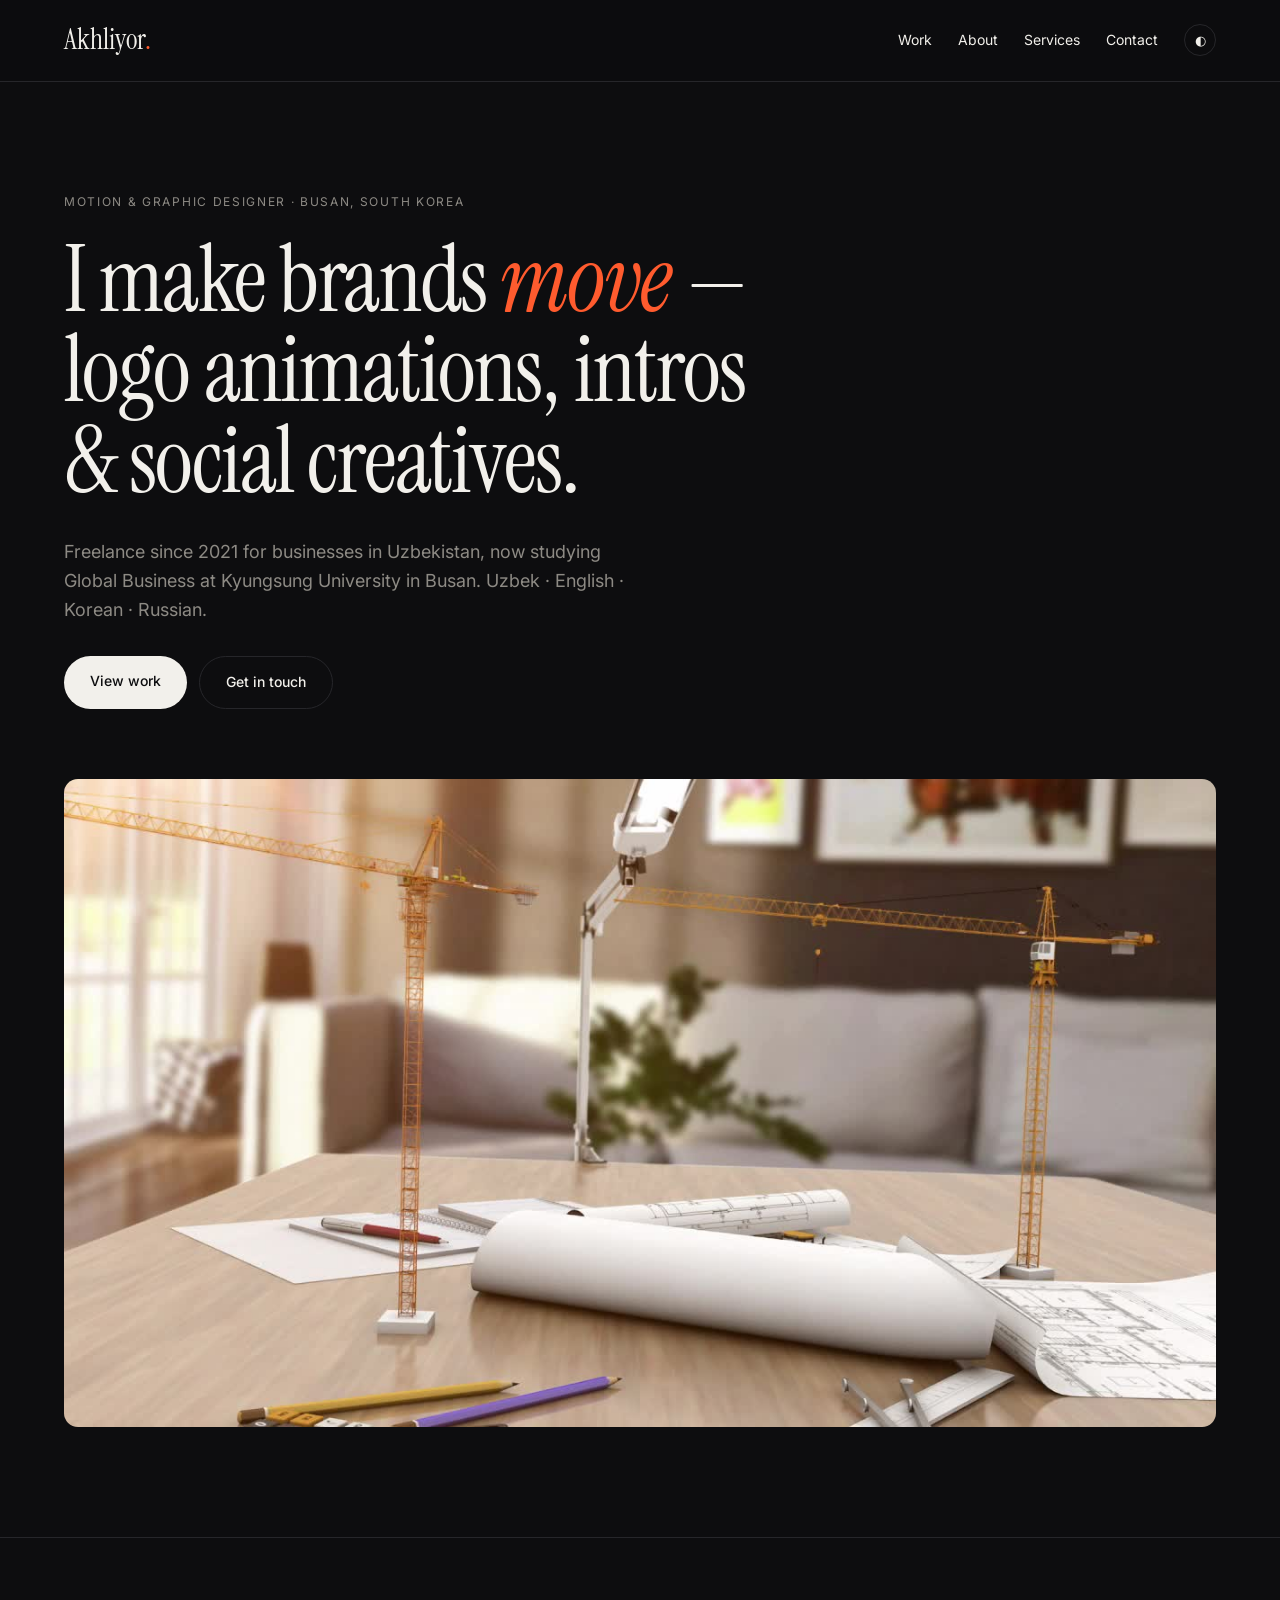
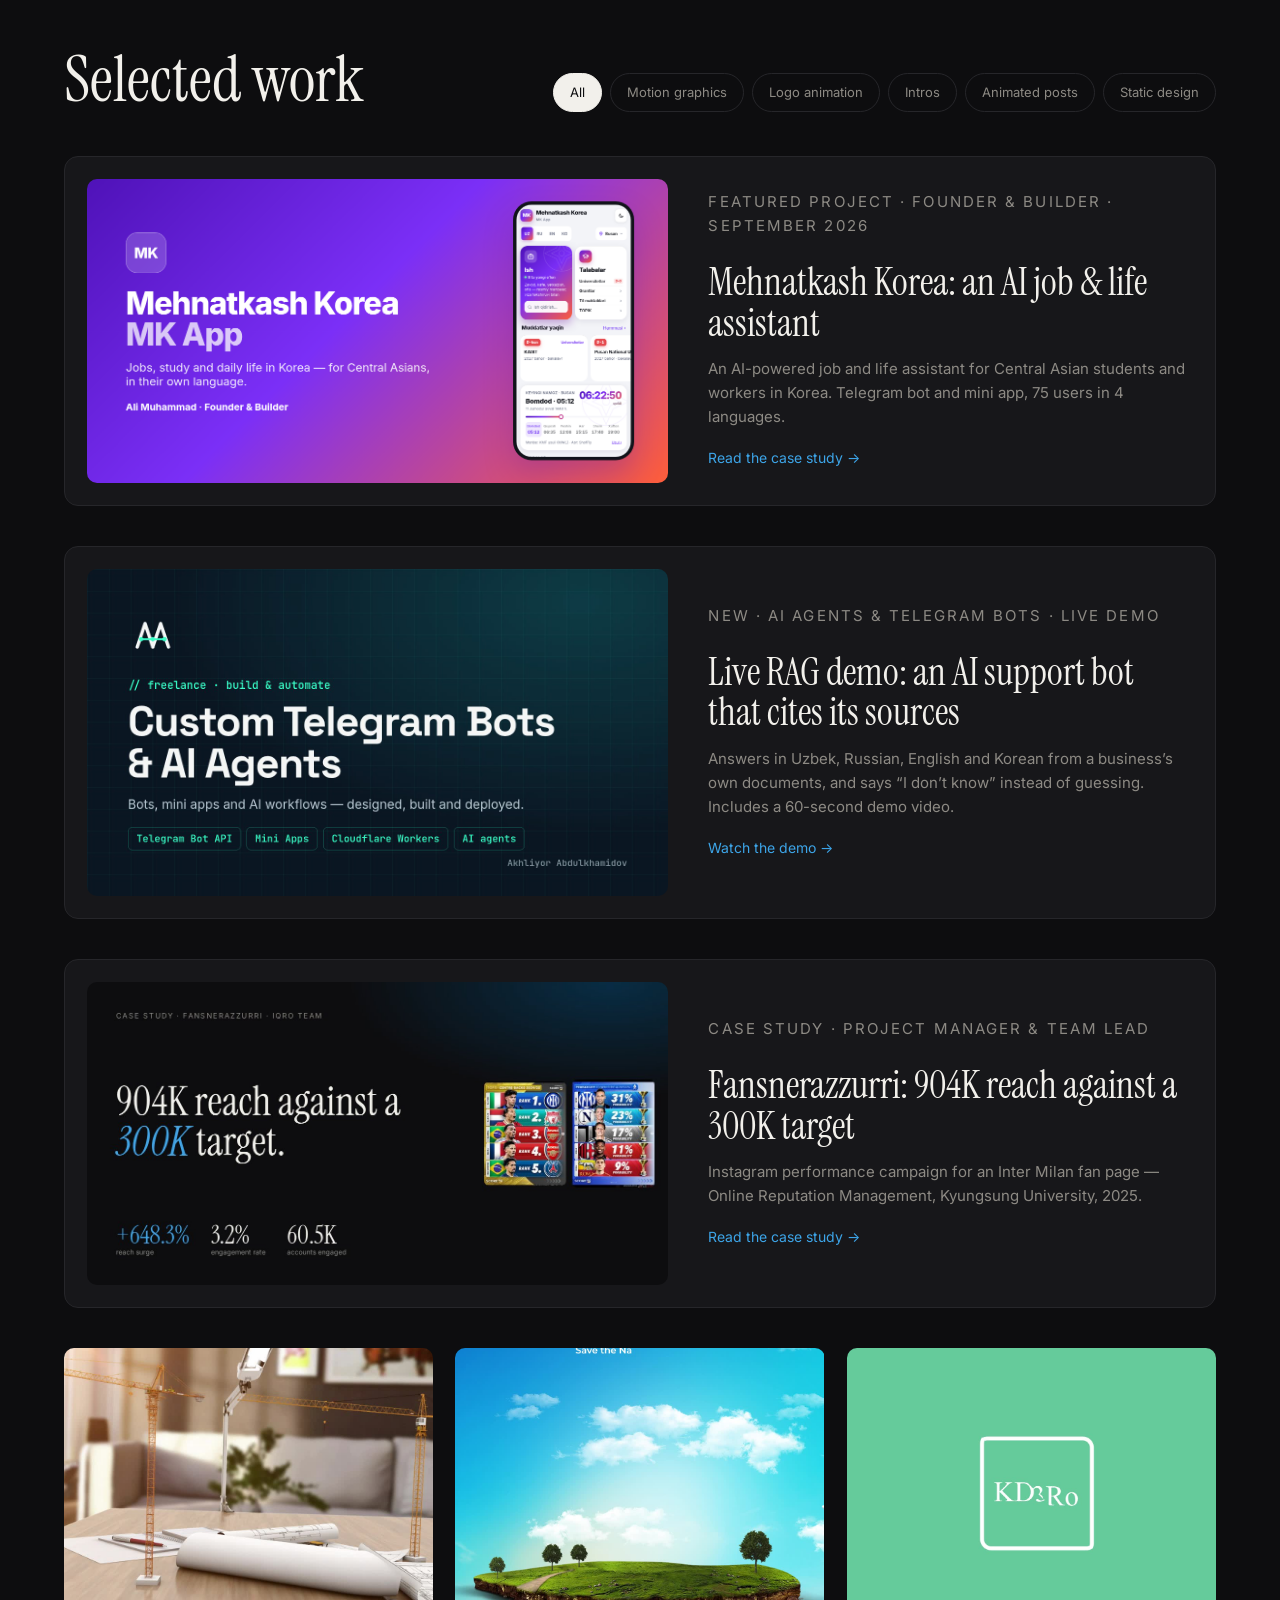
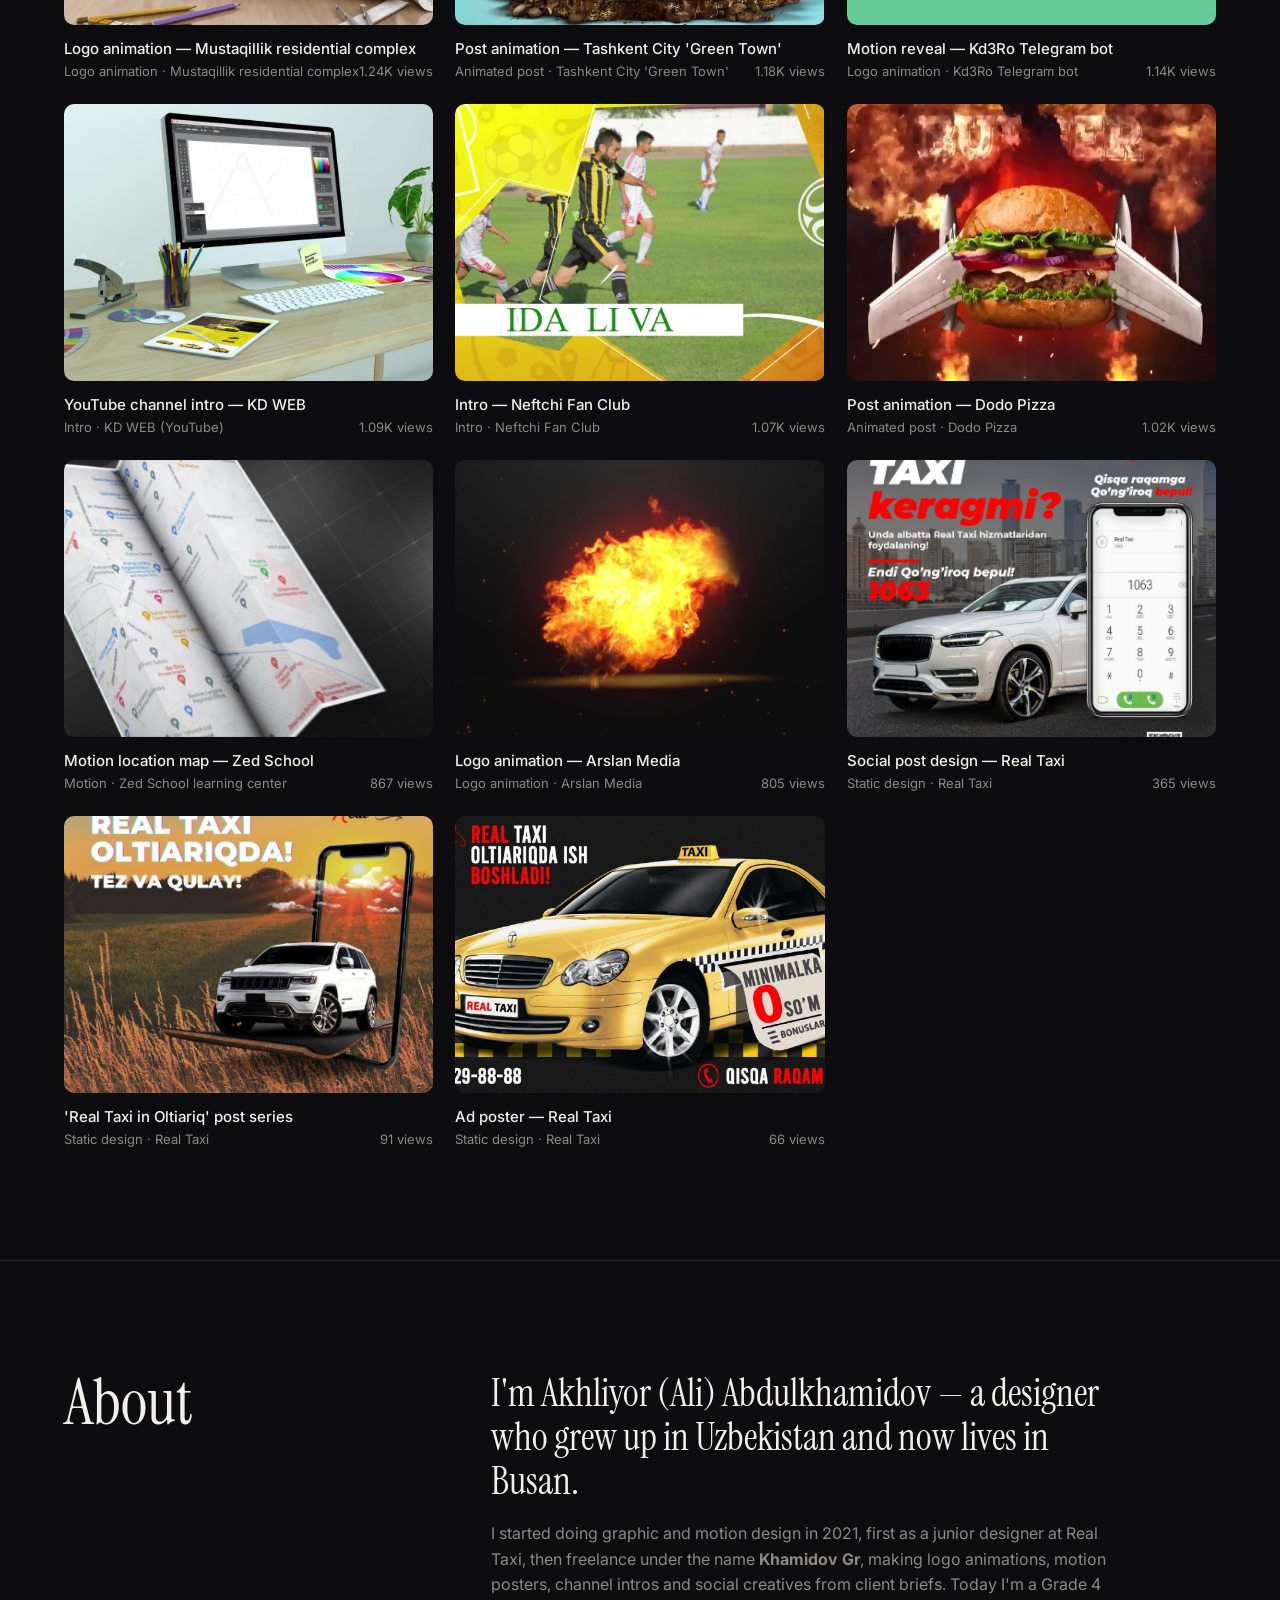
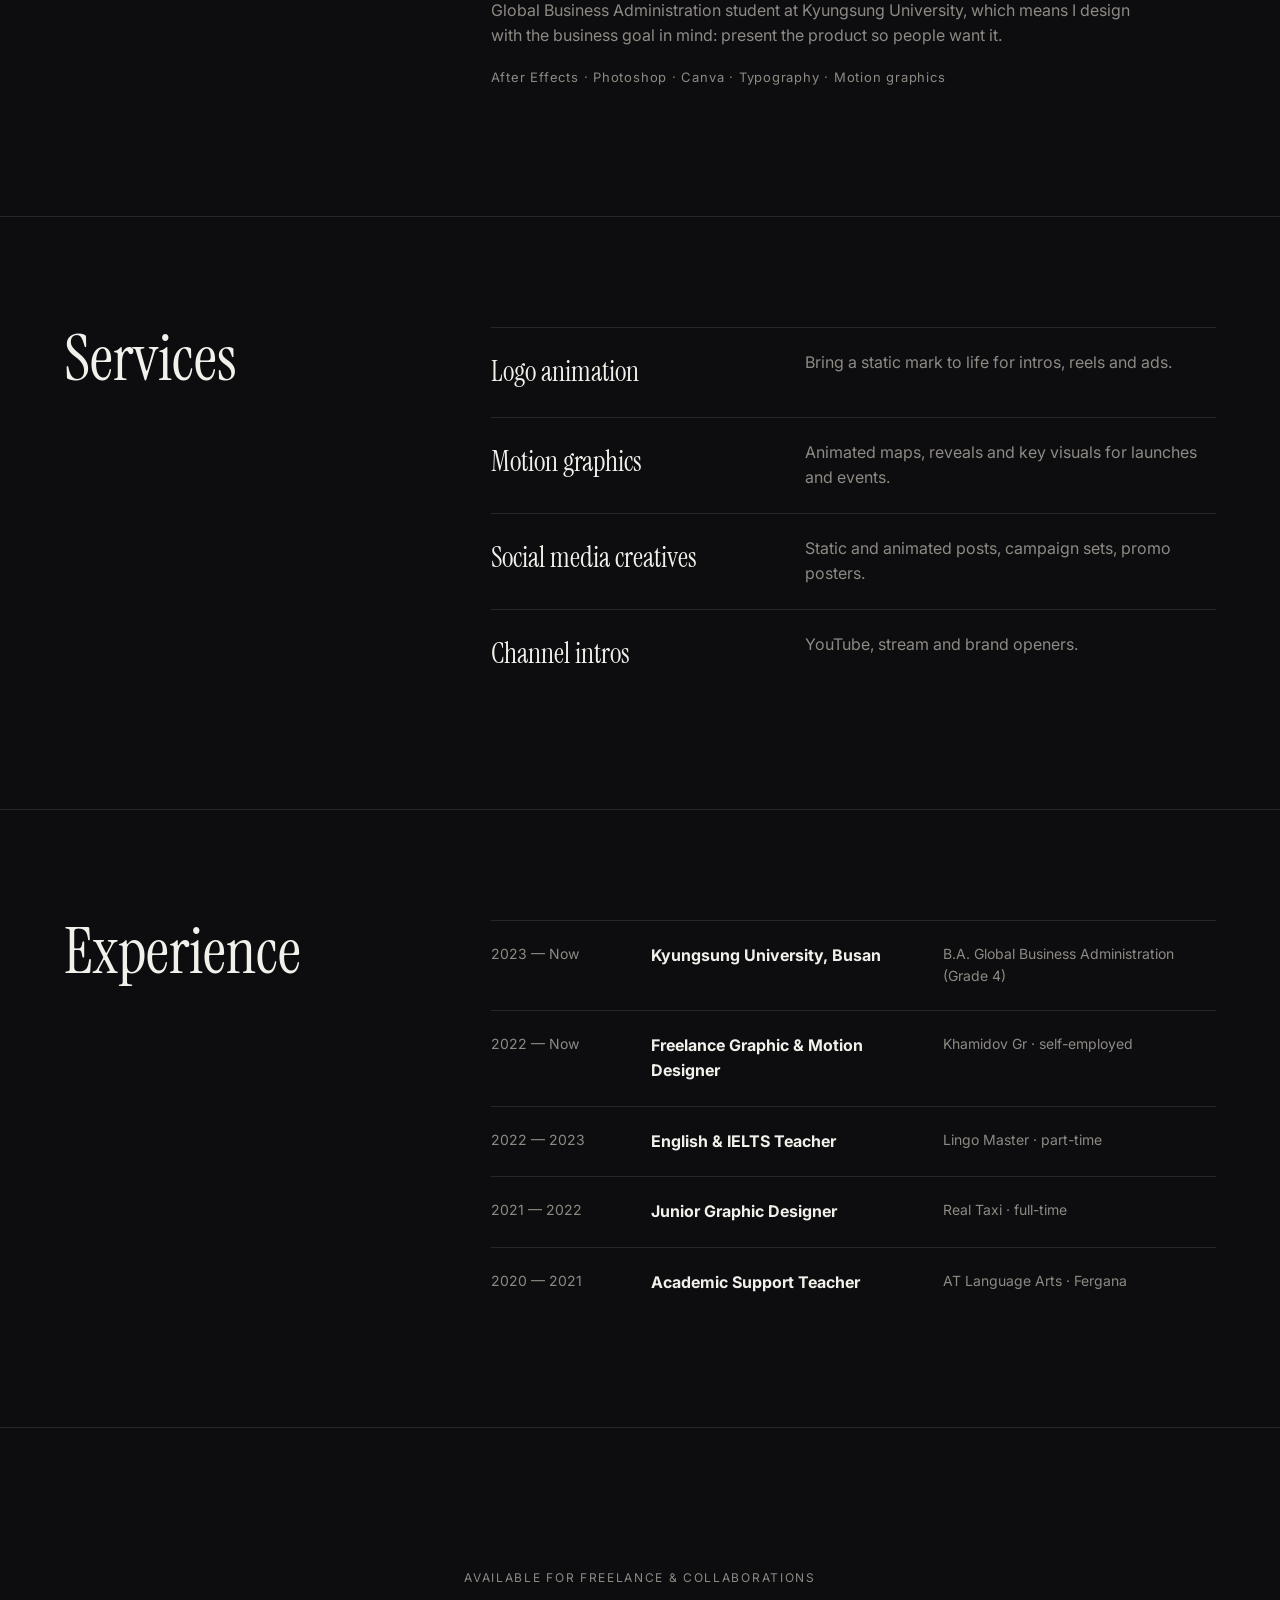
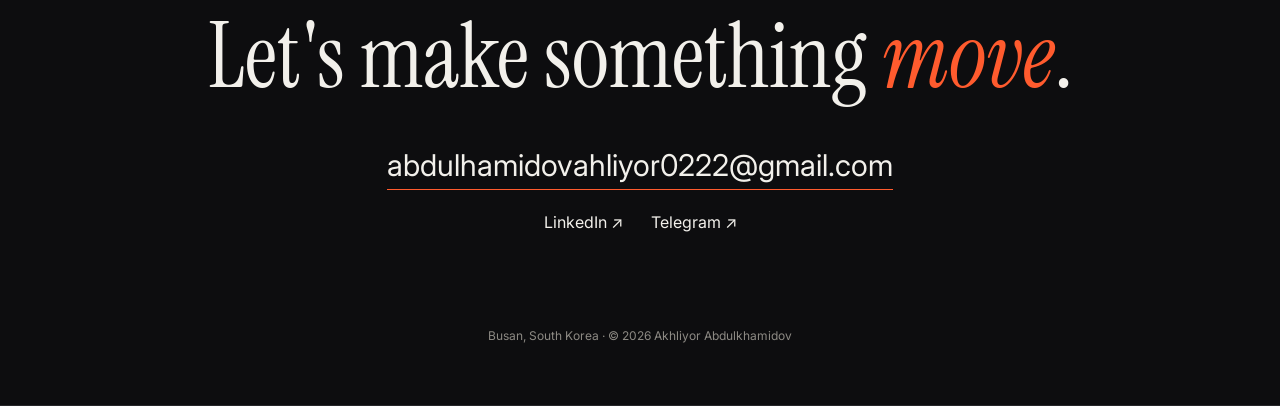
<file: index.html>
<!doctype html><html lang="en" data-theme="dark"><head><meta charset="utf-8"><meta name="viewport" content="width=device-width,initial-scale=1">
<title>Akhliyor Abdulkhamidov — Motion & Graphic Design</title>
<meta name="description" content="Motion and graphic design portfolio of Akhliyor (Ali) Abdulkhamidov, Busan, South Korea.">
<link rel="canonical" href="https://abdulhamidovahliyor0222-svg.github.io/">
<meta property="og:type" content="website">
<meta property="og:url" content="https://abdulhamidovahliyor0222-svg.github.io/">
<meta property="og:title" content="Akhliyor Abdulkhamidov — Motion & Graphic Design">
<meta property="og:description" content="Logo animations, intros and social creatives for brands. Motion & graphic designer based in Busan, South Korea.">
<meta property="og:image" content="https://abdulhamidovahliyor0222-svg.github.io/og-image.jpg">
<meta property="og:image:width" content="1200"><meta property="og:image:height" content="627">
<meta property="og:image:alt" content="I make brands move — Akhliyor Abdulkhamidov, Motion & Graphic Designer, Busan">
<meta name="twitter:card" content="summary_large_image">
<meta name="twitter:title" content="Akhliyor Abdulkhamidov — Motion & Graphic Design">
<meta name="twitter:image" content="https://abdulhamidovahliyor0222-svg.github.io/og-image.jpg">
<link rel="icon" href="data:image/svg+xml,%3Csvg xmlns='http://www.w3.org/2000/svg' viewBox='0 0 64 64'%3E%3Crect width='64' height='64' rx='14' fill='%230d0d0f'/%3E%3Ctext x='50%25' y='54%25' dominant-baseline='middle' text-anchor='middle' font-family='Georgia,serif' font-size='44' fill='%23f2f0eb'%3EA%3C/text%3E%3Ccircle cx='50' cy='48' r='4' fill='%23ff5b2e'/%3E%3C/svg%3E">
<link rel="preconnect" href="https://fonts.googleapis.com"><link href="https://fonts.googleapis.com/css2?family=Inter:wght@400;500;600&family=Instrument+Serif:ital@0;1&display=swap" rel="stylesheet">
<link rel="stylesheet" href="style.css"></head><body>
<header class="nav"><a href="#top" class="logo">Akhliyor<span>.</span></a>
<nav><a href="#work">Work</a><a href="#about">About</a><a href="#services">Services</a><a href="#contact">Contact</a><button id="theme" aria-label="Toggle theme">◐</button></nav></header>
<main id="top">
<section class="hero"><p class="eyebrow">Motion & Graphic Designer · Busan, South Korea</p>
<h1>I make brands <em>move</em> —<br>logo animations, intros<br>& social creatives.</h1>
<p class="lede">Freelance since 2021 for businesses in Uzbekistan, now studying Global Business at Kyungsung University in Busan. Uzbek · English · Korean · Russian.</p>
<div class="cta"><a class="btn" href="#work">View work</a><a class="btn ghost" href="#contact">Get in touch</a></div>
<div class="reel"><video src="media/04-mustaqillik-residence-logo-anim.mp4" poster="media/04-mustaqillik-residence-logo-anim-frame.jpg" autoplay muted loop playsinline></video></div></section>
<section id="work"><div class="sechead"><h2>Selected work</h2>
<div class="filters"><button class="on" data-f="all">All</button><button data-f="motion">Motion graphics</button><button data-f="logo">Logo animation</button><button data-f="intro">Intros</button><button data-f="social">Animated posts</button><button data-f="print">Static design</button></div></div>
<a class="case" href="/mehnatkash/"><img src="mehnatkash-card.png" alt="Mehnatkash Korea: AI job and life assistant for Central Asians in Korea"><div><p class="eyebrow">Featured project · Founder &amp; Builder · September 2026</p><h3>Mehnatkash Korea: an AI job &amp; life assistant</h3><p>An AI-powered job and life assistant for Central Asian students and workers in Korea. Telegram bot and mini app, 75 users in 4 languages.</p><span class="more">Read the case study →</span></div></a>
<a class="case" href="/freelance/"><img src="freelance-card.jpg" alt="Live RAG demo: AI support bot in 4 languages"><div><p class="eyebrow">New · AI agents &amp; Telegram bots · Live demo</p><h3>Live RAG demo: an AI support bot that cites its sources</h3><p>Answers in Uzbek, Russian, English and Korean from a business’s own documents, and says “I don’t know” instead of guessing. Includes a 60-second demo video.</p><span class="more">Watch the demo →</span></div></a>
<a class="case" href="/fansnerazzurri/"><img src="fansnerazzurri-card.jpg" alt="Fansnerazzurri case study"><div><p class="eyebrow">Case study · Project Manager &amp; team lead</p><h3>Fansnerazzurri: 904K reach against a 300K target</h3><p>Instagram performance campaign for an Inter Milan fan page — Online Reputation Management, Kyungsung University, 2025.</p><span class="more">Read the case study →</span></div></a>
<div class="grid" id="grid"></div></section>
<section id="about" class="split"><h2>About</h2><div>
<p class="big">I'm Akhliyor (Ali) Abdulkhamidov — a designer who grew up in Uzbekistan and now lives in Busan.</p>
<p>I started doing graphic and motion design in 2021, first as a junior designer at Real Taxi, then freelance under the name <strong>Khamidov Gr</strong>, making logo animations, motion posters, channel intros and social creatives from client briefs. Today I'm a Grade 4 Global Business Administration student at Kyungsung University, which means I design with the business goal in mind: present the product so people want it.</p>
<p class="tools">After Effects · Photoshop · Canva · Typography · Motion graphics</p></div></section>
<section id="services" class="split"><h2>Services</h2><ul class="services">
<li><b>Logo animation</b><span>Bring a static mark to life for intros, reels and ads.</span></li>
<li><b>Motion graphics</b><span>Animated maps, reveals and key visuals for launches and events.</span></li>
<li><b>Social media creatives</b><span>Static and animated posts, campaign sets, promo posters.</span></li>
<li><b>Channel intros</b><span>YouTube, stream and brand openers.</span></li></ul></section>
<section id="experience" class="split"><h2>Experience</h2><ul class="timeline">
<li><span>2023 — Now</span><b>Kyungsung University, Busan</b><i>B.A. Global Business Administration (Grade 4)</i></li>
<li><span>2022 — Now</span><b>Freelance Graphic & Motion Designer</b><i>Khamidov Gr · self-employed</i></li>
<li><span>2022 — 2023</span><b>English & IELTS Teacher</b><i>Lingo Master · part-time</i></li>
<li><span>2021 — 2022</span><b>Junior Graphic Designer</b><i>Real Taxi · full-time</i></li>
<li><span>2020 — 2021</span><b>Academic Support Teacher</b><i>AT Language Arts · Fergana</i></li></ul></section>
<section id="contact" class="contact"><p class="eyebrow">Available for freelance & collaborations</p>
<h2>Let's make something <em>move</em>.</h2>
<a class="mail" href="mailto:abdulhamidovahliyor0222@gmail.com">abdulhamidovahliyor0222@gmail.com</a>
<div class="links"><a href="https://www.linkedin.com/in/akhliyor-abdulkhamidov-81075943a" target="_blank" rel="noopener">LinkedIn ↗</a><a href="https://t.me/khamidov_mt" target="_blank" rel="noopener">Telegram ↗</a></div>
<p class="foot">Busan, South Korea · © 2026 Akhliyor Abdulkhamidov</p></section>
</main>
<div class="lb" id="lb" hidden><button class="x" aria-label="Close">×</button><div class="lbin"><div id="lbmedia"></div><div class="lbtxt" id="lbtxt"></div></div></div>
<script src="works.js"></script><script src="main.js"></script></body></html>
</file>
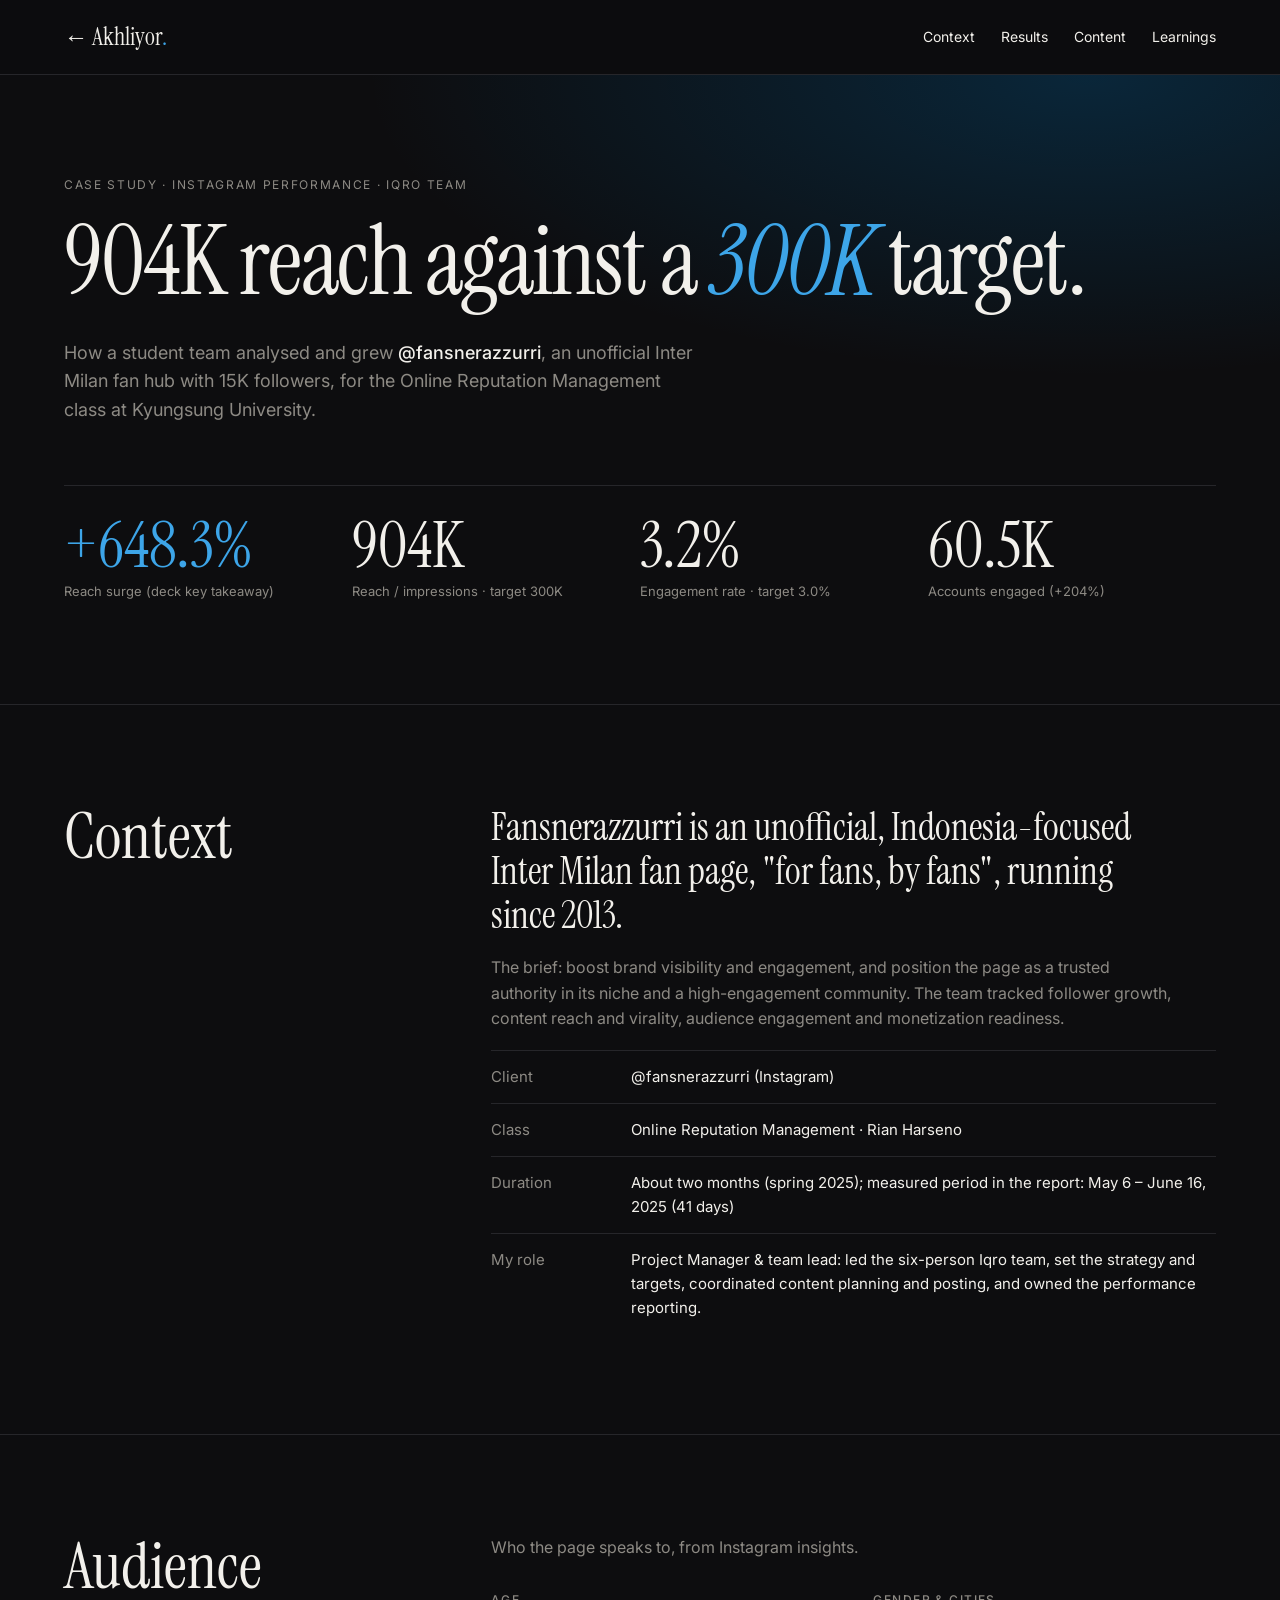
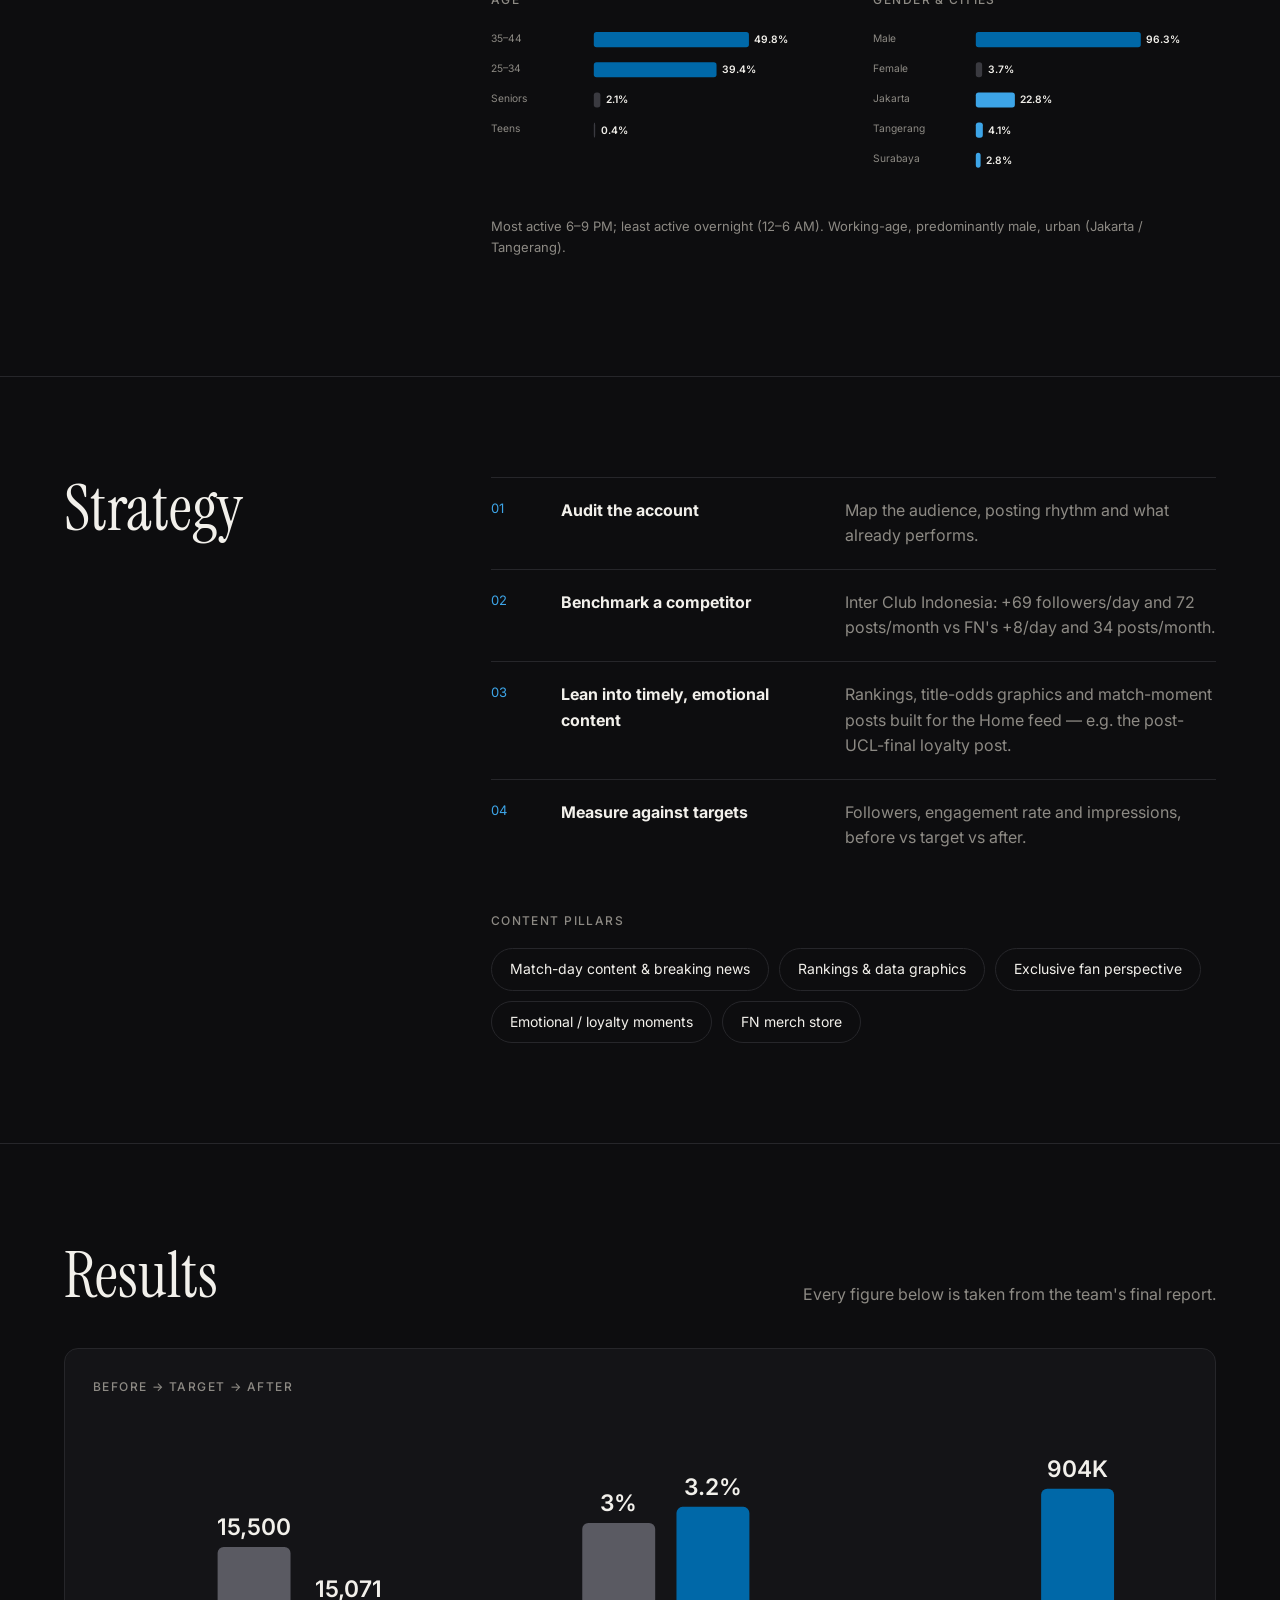
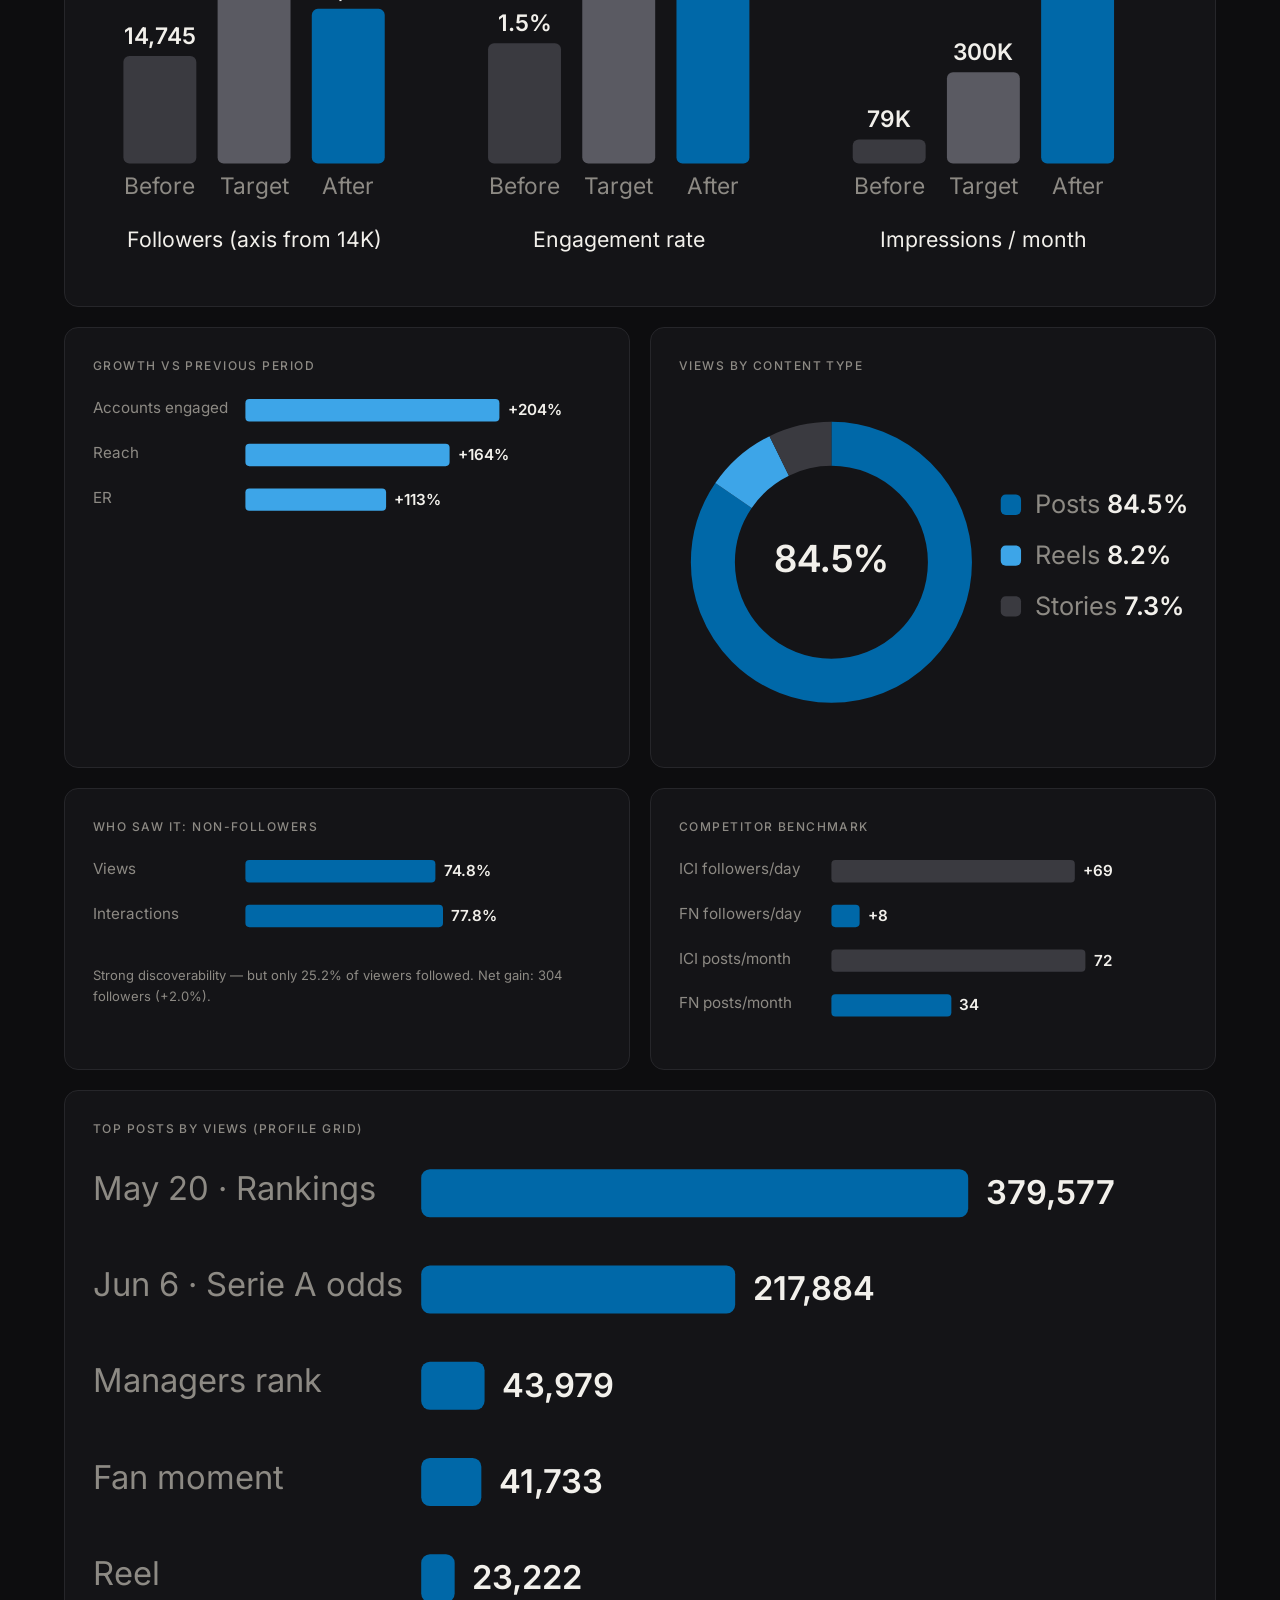
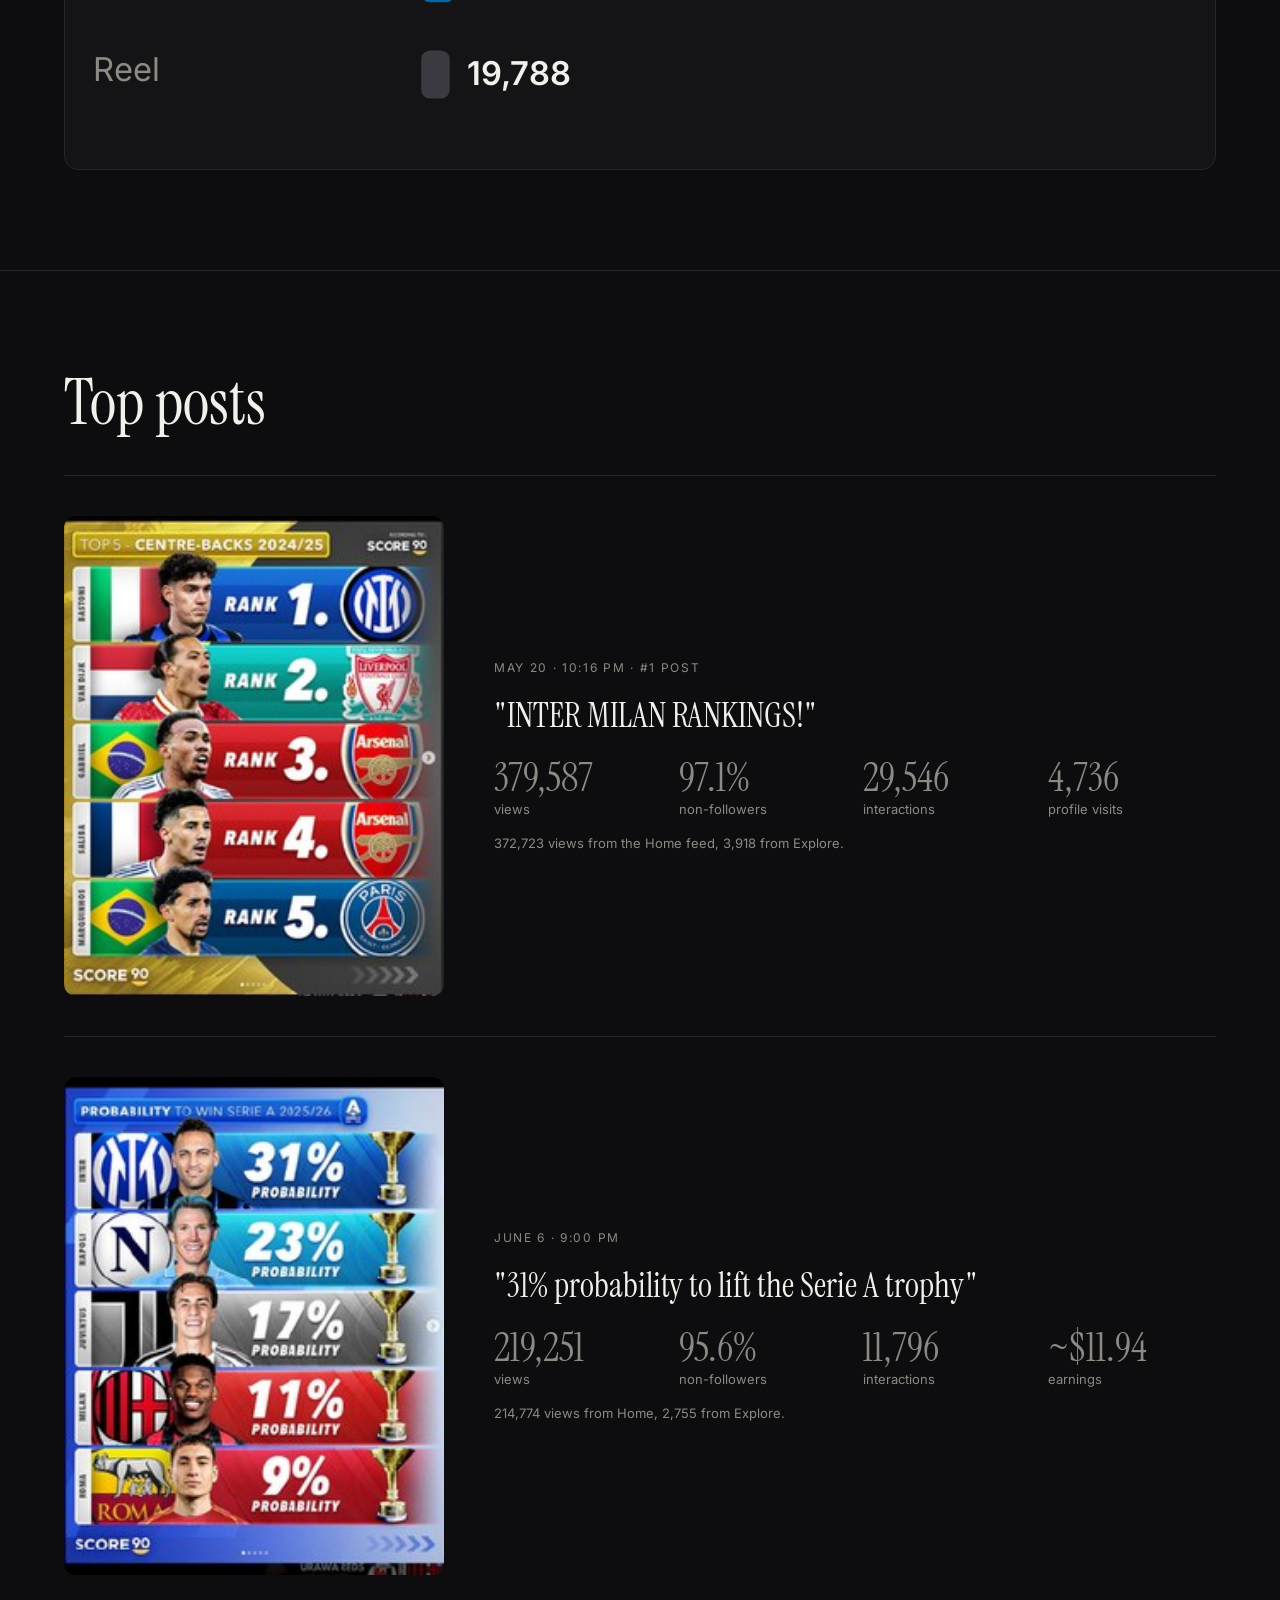
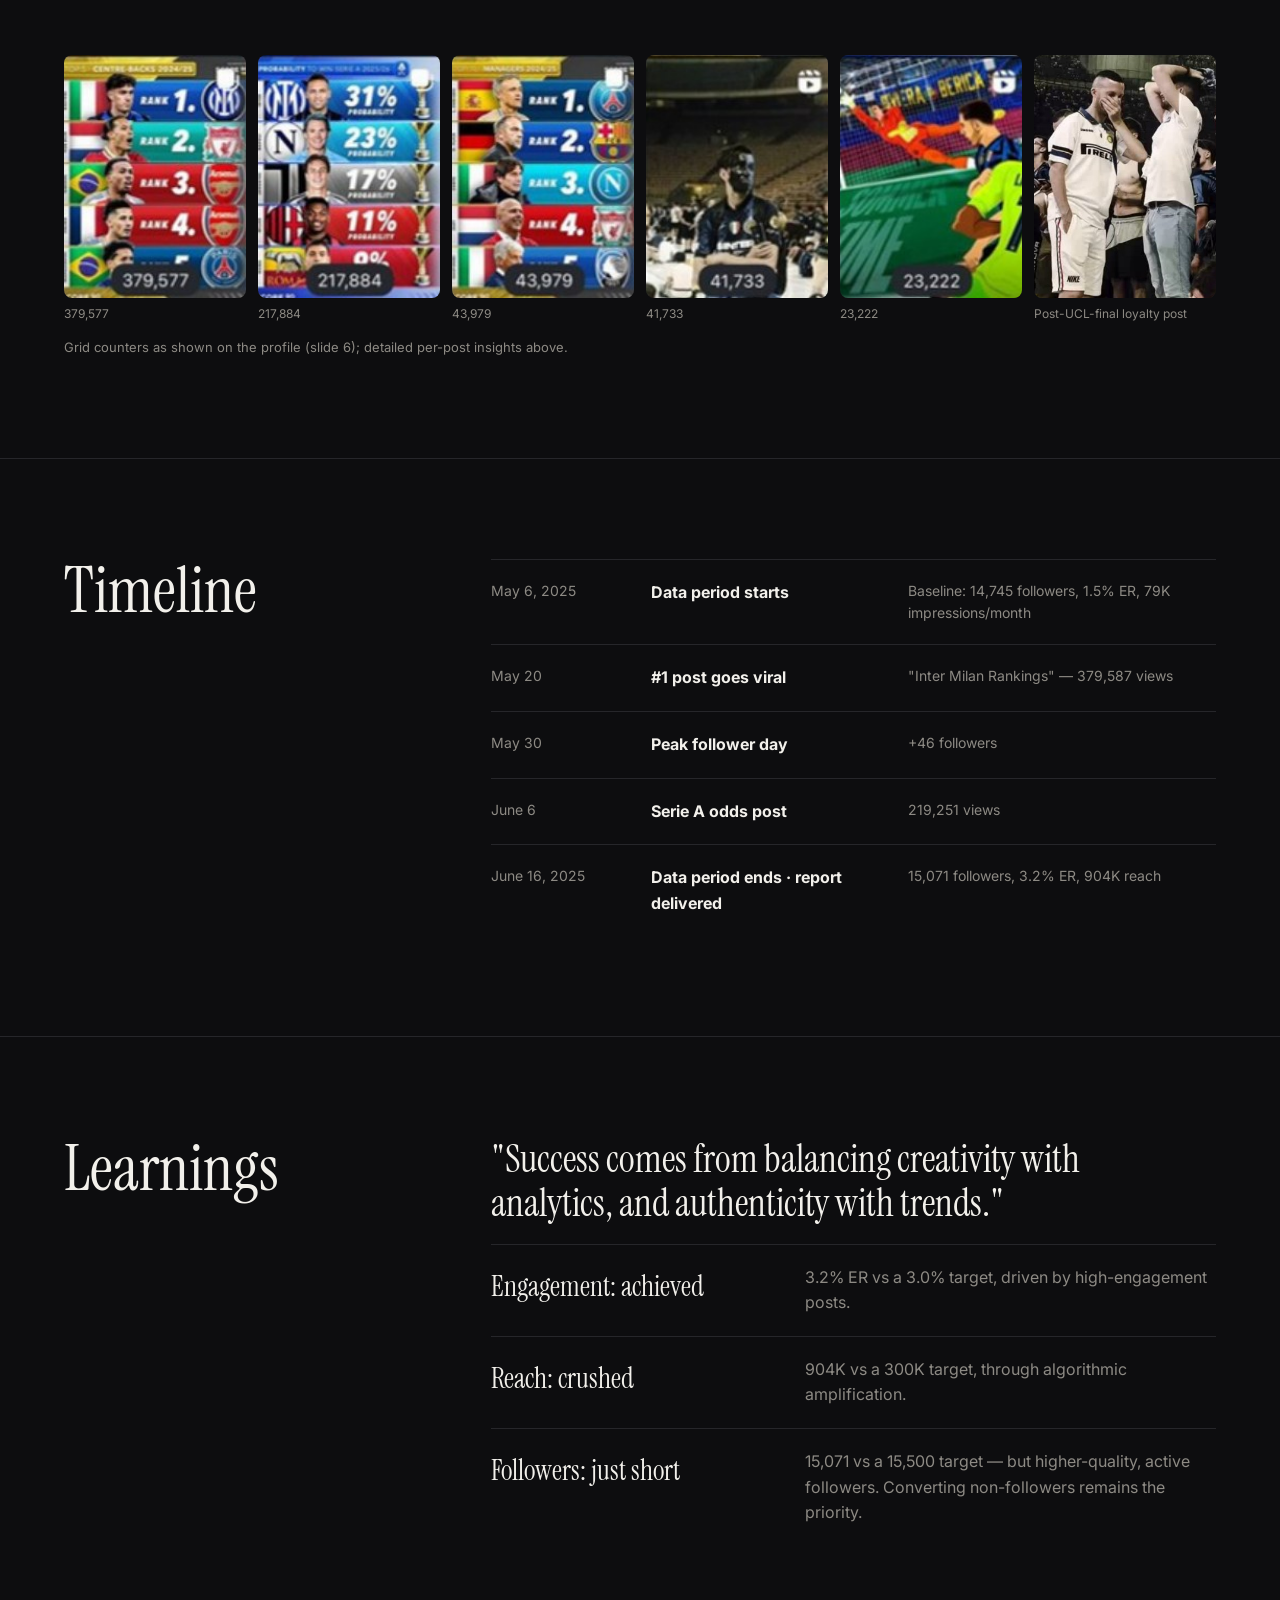
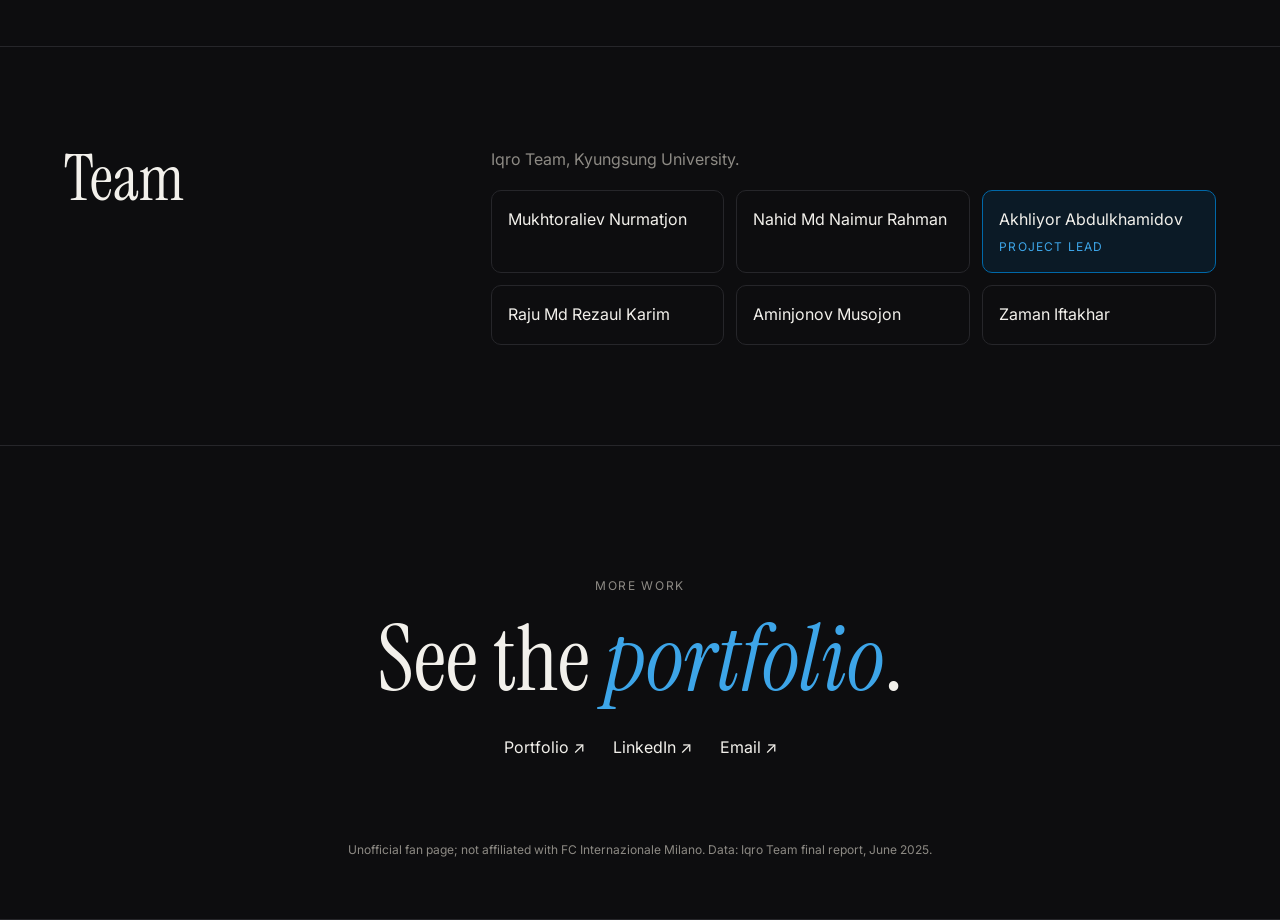
<file: fansnerazzurri/index.html>
<!doctype html><html lang="en"><head><meta charset="utf-8"><meta name="viewport" content="width=device-width,initial-scale=1">
<title>Fansnerazzurri — Instagram growth case study · Iqro Team</title>
<meta name="description" content="Case study: a 41-day Instagram performance campaign for Fansnerazzurri, an Inter Milan fan page. 904K reach vs a 300K target, 3.2% engagement rate.">
<link rel="canonical" href="https://abdulhamidovahliyor0222-svg.github.io/fansnerazzurri/">
<meta property="og:type" content="article"><meta property="og:url" content="https://abdulhamidovahliyor0222-svg.github.io/fansnerazzurri/">
<meta property="og:title" content="Fansnerazzurri — Instagram growth case study">
<meta property="og:description" content="904K reach vs a 300K target, 3.2% engagement rate, +648.3% reach surge. Online Reputation Management project, Iqro Team, Kyungsung University.">
<meta property="og:image" content="https://abdulhamidovahliyor0222-svg.github.io/fansnerazzurri/og-image.jpg"><meta property="og:image:width" content="1200"><meta property="og:image:height" content="627">
<meta name="twitter:card" content="summary_large_image"><meta name="twitter:image" content="https://abdulhamidovahliyor0222-svg.github.io/fansnerazzurri/og-image.jpg">
<link rel="icon" href="data:image/svg+xml,%3Csvg xmlns='http://www.w3.org/2000/svg' viewBox='0 0 64 64'%3E%3Crect width='64' height='64' rx='14' fill='%230d0d0f'/%3E%3Ctext x='50%25' y='54%25' dominant-baseline='middle' text-anchor='middle' font-family='Georgia,serif' font-size='44' fill='%23f2f0eb'%3EF%3C/text%3E%3Ccircle cx='50' cy='48' r='4' fill='%230068A8'/%3E%3C/svg%3E">
<link href="https://fonts.googleapis.com/css2?family=Inter:wght@400;500;600&family=Instrument+Serif:ital@0;1&display=swap" rel="stylesheet"><link rel="stylesheet" href="style.css"></head><body>
<header class="nav"><a href="https://abdulhamidovahliyor0222-svg.github.io/" class="logo">← Akhliyor<span>.</span></a><nav><a href="#context">Context</a><a href="#results">Results</a><a href="#content">Content</a><a href="#learnings">Learnings</a></nav></header>
<main>
<section class="hero"><p class="eyebrow">Case study · Instagram performance · Iqro Team</p>
<h1>904K reach against a <em>300K</em> target.</h1>
<p class="lede">How a student team analysed and grew <b>@fansnerazzurri</b>, an unofficial Inter Milan fan hub with 15K followers, for the Online Reputation Management class at Kyungsung University.</p>
<div class="kpis">
<div><b class="c" data-to="648.3" data-d="1" data-p="+" data-s="%">0</b><span>Reach surge (deck key takeaway)</span></div>
<div><b class="c" data-to="904" data-s="K">0</b><span>Reach / impressions · target 300K</span></div>
<div><b class="c" data-to="3.2" data-d="1" data-s="%">0</b><span>Engagement rate · target 3.0%</span></div>
<div><b class="c" data-to="60.5" data-d="1" data-s="K">0</b><span>Accounts engaged (+204%)</span></div></div></section>

<section id="context" class="split"><h2>Context</h2><div>
<p class="big">Fansnerazzurri is an unofficial, Indonesia-focused Inter Milan fan page, "for fans, by fans", running since 2013.</p>
<p>The brief: boost brand visibility and engagement, and position the page as a trusted authority in its niche and a high-engagement community. The team tracked follower growth, content reach and virality, audience engagement and monetization readiness.</p>
<dl class="facts"><div><dt>Client</dt><dd>@fansnerazzurri (Instagram)</dd></div><div><dt>Class</dt><dd>Online Reputation Management · Rian Harseno</dd></div>
<div><dt>Duration</dt><dd>About two months (spring 2025); measured period in the report: May 6 – June 16, 2025 (41 days)</dd></div>
<div><dt>My role</dt><dd>Project Manager &amp; team lead: led the six-person Iqro team, set the strategy and targets, coordinated content planning and posting, and owned the performance reporting.</dd></div></dl></div></section>

<section class="split"><h2>Audience</h2><div><p>Who the page speaks to, from Instagram insights.</p>
<div class="two"><div><h4>Age</h4><div id="age"></div></div><div><h4>Gender & cities</h4><div id="geo"></div></div></div>
<p class="note">Most active 6–9 PM; least active overnight (12–6 AM). Working-age, predominantly male, urban (Jakarta / Tangerang).</p></div></section>

<section class="split"><h2>Strategy</h2><div><ol class="steps">
<li><b>Audit the account</b><span>Map the audience, posting rhythm and what already performs.</span></li>
<li><b>Benchmark a competitor</b><span>Inter Club Indonesia: +69 followers/day and 72 posts/month vs FN's +8/day and 34 posts/month.</span></li>
<li><b>Lean into timely, emotional content</b><span>Rankings, title-odds graphics and match-moment posts built for the Home feed — e.g. the post-UCL-final loyalty post.</span></li>
<li><b>Measure against targets</b><span>Followers, engagement rate and impressions, before vs target vs after.</span></li></ol>
<h4 style="margin-top:40px">Content pillars</h4><ul class="pills"><li>Match-day content & breaking news</li><li>Rankings & data graphics</li><li>Exclusive fan perspective</li><li>Emotional / loyalty moments</li><li>FN merch store</li></ul></div></section>

<section id="results"><div class="sechead"><h2>Results</h2><p class="mut">Every figure below is taken from the team's final report.</p></div>
<div class="cards">
<div class="card wide"><h4>Before → Target → After</h4><div id="bta"></div></div>
<div class="card"><h4>Growth vs previous period</h4><div id="delta"></div></div>
<div class="card"><h4>Views by content type</h4><div id="donut"></div></div>
<div class="card"><h4>Who saw it: non-followers</h4><div id="nonf"></div><p class="note">Strong discoverability — but only 25.2% of viewers followed. Net gain: 304 followers (+2.0%).</p></div>
<div class="card"><h4>Competitor benchmark</h4><div id="comp"></div></div>
<div class="card wide"><h4>Top posts by views (profile grid)</h4><div id="top"></div></div></div></section>

<section id="content"><div class="sechead"><h2>Top posts</h2></div>
<div class="feature"><img src="img/post-may20.jpg" alt="Inter Milan rankings post"><div><p class="eyebrow">May 20 · 10:16 PM · #1 post</p><h3>"INTER MILAN RANKINGS!"</h3>
<ul class="stats"><li><b>379,587</b>views</li><li><b>97.1%</b>non-followers</li><li><b>29,546</b>interactions</li><li><b>4,736</b>profile visits</li></ul><p class="note">372,723 views from the Home feed, 3,918 from Explore.</p></div></div>
<div class="feature"><img src="img/post-jun6.jpg" alt="Serie A title probability post"><div><p class="eyebrow">June 6 · 9:00 PM</p><h3>"31% probability to lift the Serie A trophy"</h3>
<ul class="stats"><li><b>219,251</b>views</li><li><b>95.6%</b>non-followers</li><li><b>11,796</b>interactions</li><li><b>~$11.94</b>earnings</li></ul><p class="note">214,774 views from Home, 2,755 from Explore.</p></div></div>
<div class="gallery"><figure><img src="img/grid1.jpg"><figcaption>379,577</figcaption></figure><figure><img src="img/grid2.jpg"><figcaption>217,884</figcaption></figure><figure><img src="img/grid3.jpg"><figcaption>43,979</figcaption></figure><figure><img src="img/grid4.jpg"><figcaption>41,733</figcaption></figure><figure><img src="img/grid5.jpg"><figcaption>23,222</figcaption></figure><figure><img src="img/ucl.jpg"><figcaption>Post-UCL-final loyalty post</figcaption></figure></div>
<p class="note">Grid counters as shown on the profile (slide 6); detailed per-post insights above.</p></section>

<section class="split"><h2>Timeline</h2><ul class="timeline">
<li><span>May 6, 2025</span><b>Data period starts</b><i>Baseline: 14,745 followers, 1.5% ER, 79K impressions/month</i></li>
<li><span>May 20</span><b>#1 post goes viral</b><i>"Inter Milan Rankings" — 379,587 views</i></li>
<li><span>May 30</span><b>Peak follower day</b><i>+46 followers</i></li>
<li><span>June 6</span><b>Serie A odds post</b><i>219,251 views</i></li>
<li><span>June 16, 2025</span><b>Data period ends · report delivered</b><i>15,071 followers, 3.2% ER, 904K reach</i></li></ul></section>

<section id="learnings" class="split"><h2>Learnings</h2><div>
<p class="big">"Success comes from balancing creativity with analytics, and authenticity with trends."</p>
<ul class="services"><li><b>Engagement: achieved</b><span>3.2% ER vs a 3.0% target, driven by high-engagement posts.</span></li>
<li><b>Reach: crushed</b><span>904K vs a 300K target, through algorithmic amplification.</span></li>
<li><b>Followers: just short</b><span>15,071 vs a 15,500 target — but higher-quality, active followers. Converting non-followers remains the priority.</span></li></ul></div></section>

<section class="split"><h2>Team</h2><div><p>Iqro Team, Kyungsung University.</p><ul class="team">
<li>Mukhtoraliev Nurmatjon</li><li>Nahid Md Naimur Rahman</li><li class="me">Akhliyor Abdulkhamidov <small>Project lead</small></li><li>Raju Md Rezaul Karim</li><li>Aminjonov Musojon</li><li>Zaman Iftakhar</li></ul></div></section>

<section class="contact"><p class="eyebrow">More work</p><h2>See the <em>portfolio</em>.</h2>
<div class="links"><a href="https://abdulhamidovahliyor0222-svg.github.io/">Portfolio ↗</a><a href="https://www.linkedin.com/in/akhliyor-abdulkhamidov-81075943a" target="_blank" rel="noopener">LinkedIn ↗</a><a href="mailto:abdulhamidovahliyor0222@gmail.com">Email ↗</a></div>
<p class="foot">Unofficial fan page; not affiliated with FC Internazionale Milano. Data: Iqro Team final report, June 2025.</p></section>
</main><script src="charts.js"></script></body></html>
</file>
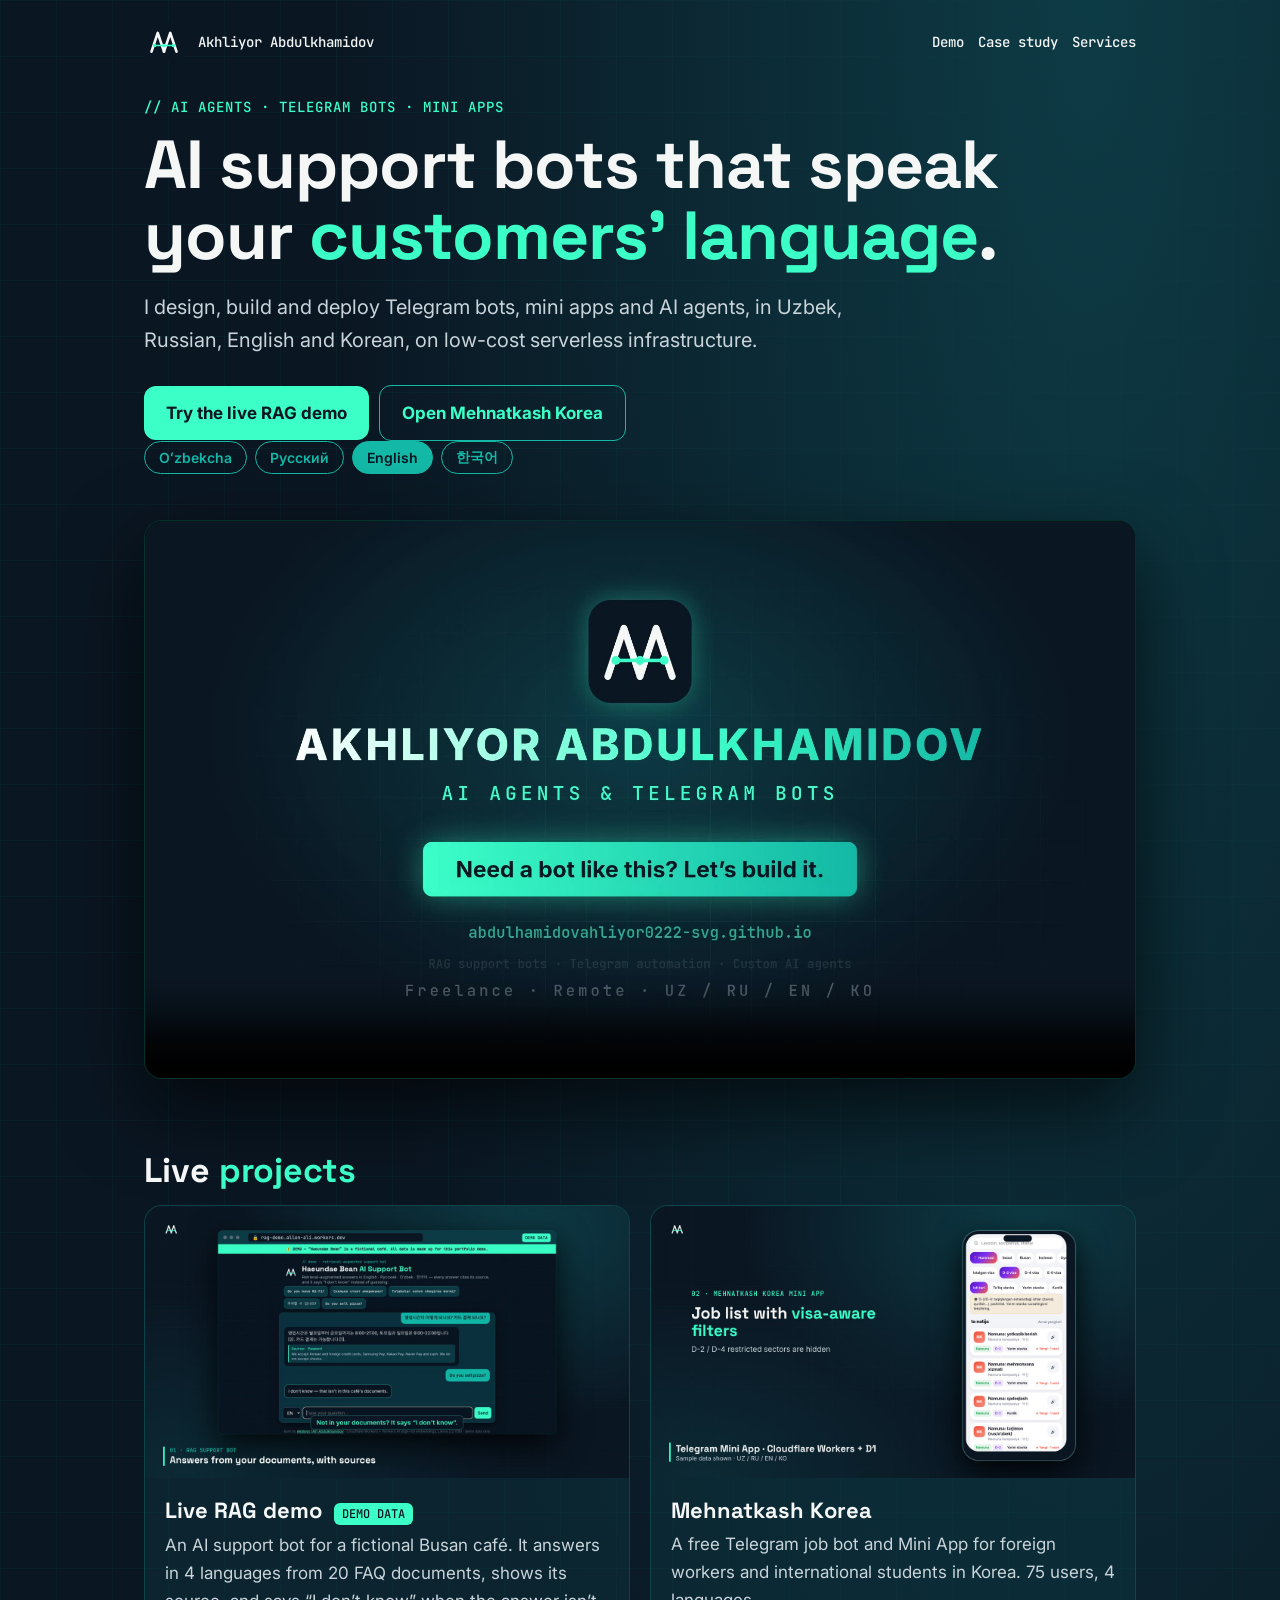
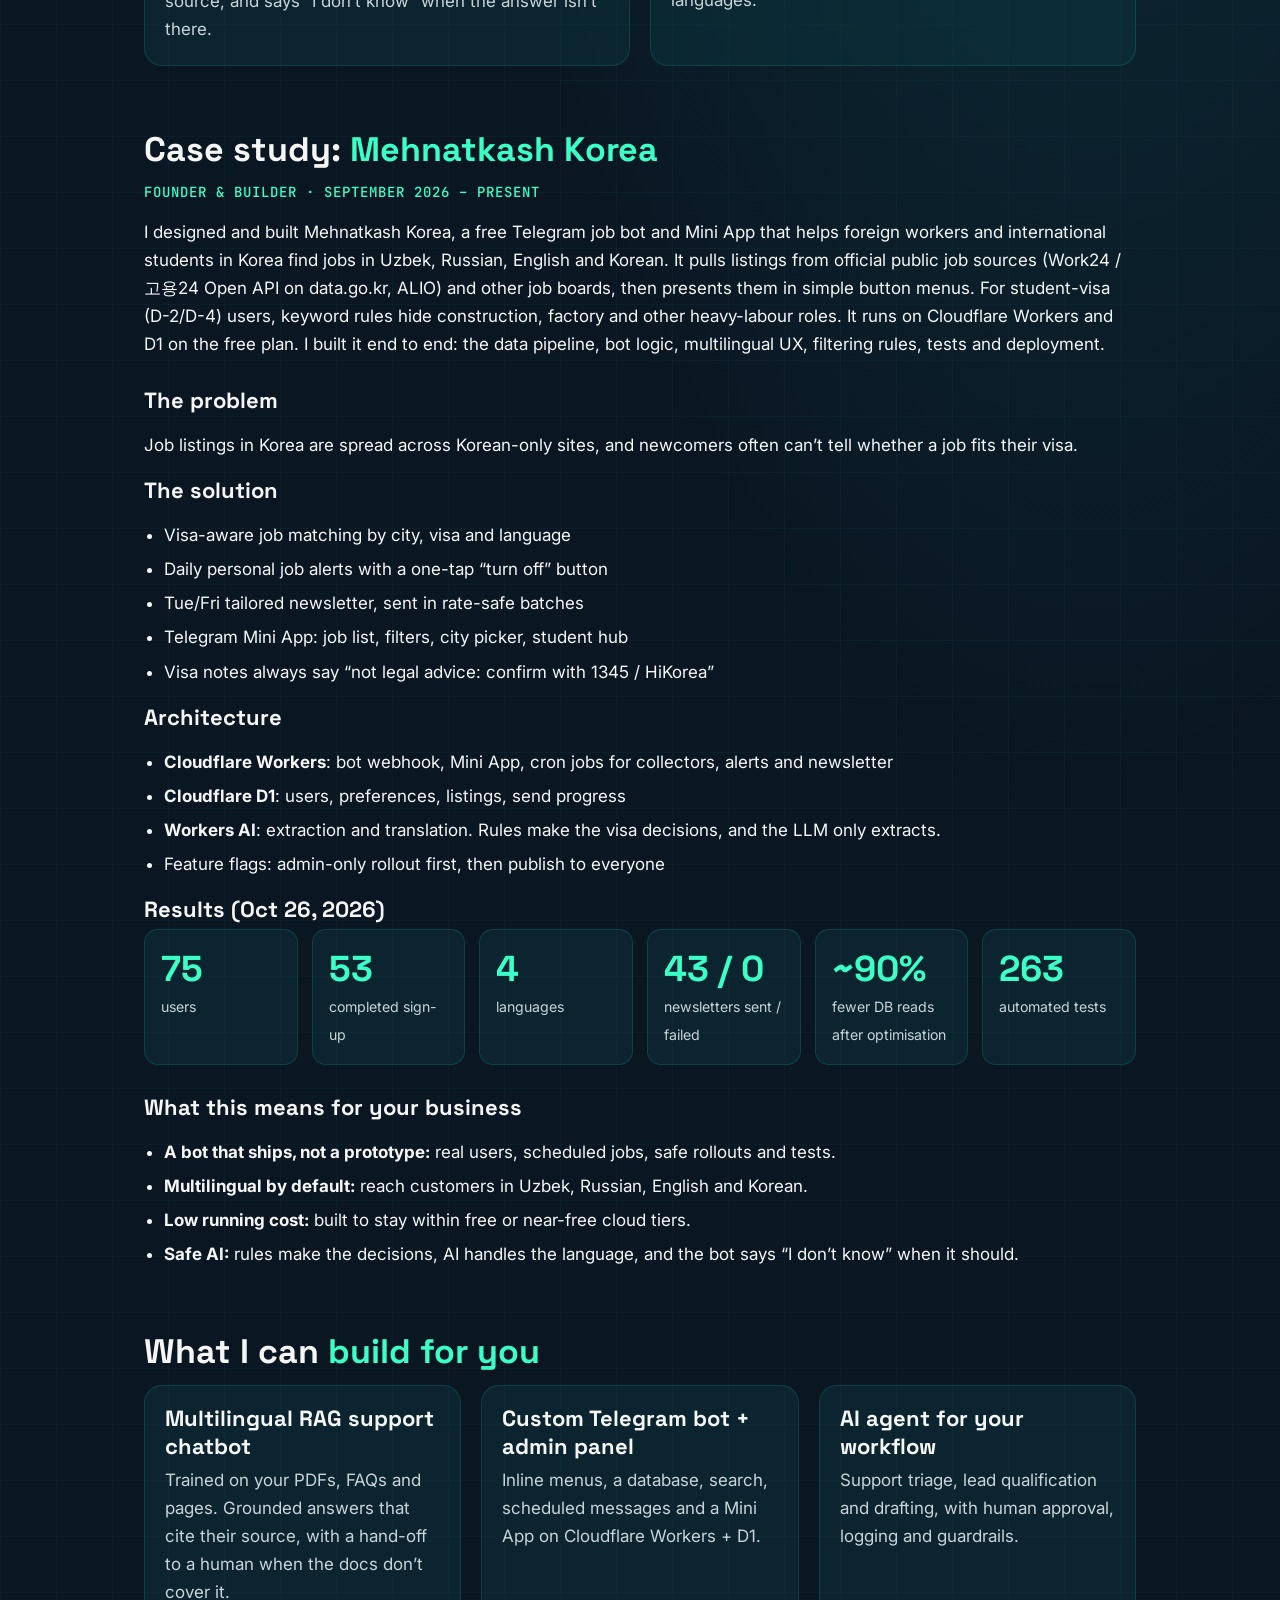
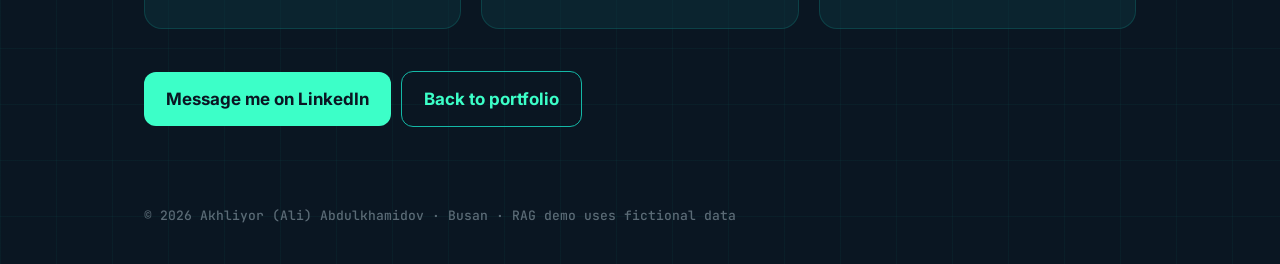
<file: freelance/index.html>
<!doctype html><html lang="en"><head><meta charset="utf-8"><meta name="viewport" content="width=device-width,initial-scale=1">
<title>AI Agents &amp; Telegram Bots · Akhliyor Abdulkhamidov</title>
<meta name="description" content="I build Telegram bots, mini apps and AI support agents that answer from your documents in Uzbek, Russian, English and Korean. Case study: Mehnatkash Korea.">
<link rel="canonical" href="https://abdulhamidovahliyor0222-svg.github.io/freelance/">
<meta property="og:type" content="website"><meta property="og:url" content="https://abdulhamidovahliyor0222-svg.github.io/freelance/"><meta property="og:title" content="AI Agents &amp; Telegram Bots · Akhliyor Abdulkhamidov">
<meta property="og:description" content="Live RAG support bot demo + Mehnatkash Korea case study: 75 users, 4 languages, 0 failed newsletter sends.">
<meta property="og:image" content="https://abdulhamidovahliyor0222-svg.github.io/freelance/media/og.png"><meta property="og:image:width" content="1200"><meta property="og:image:height" content="627">
<meta property="og:video" content="https://abdulhamidovahliyor0222-svg.github.io/freelance/media/demo-60s.mp4"><meta name="twitter:card" content="summary_large_image"><meta name="twitter:image" content="https://abdulhamidovahliyor0222-svg.github.io/freelance/media/og.png">
<link rel="icon" href="media/monogram.svg">
<link href="https://fonts.googleapis.com/css2?family=Space+Grotesk:wght@500;700&family=Inter:wght@400;600&family=JetBrains+Mono:wght@500&display=swap" rel="stylesheet">
<style>
:root{--ink:#0A1622;--deep:#0D3B45;--teal:#14B8A6;--mint:#3CFFC8;--paper:#F5F7F6;--slate:#5B6B76}
*{box-sizing:border-box}body{margin:0;background:var(--ink);background-image:radial-gradient(ellipse at 85% 0%,var(--deep),transparent 50%),linear-gradient(#14B8A60d 1px,transparent 1px),linear-gradient(90deg,#14B8A60d 1px,transparent 1px);background-size:auto,56px 56px,56px 56px;color:var(--paper);font:17px/1.65 Inter,system-ui,sans-serif}
.w{max-width:1040px;margin:auto;padding:0 24px}nav{display:flex;align-items:center;gap:14px;padding:22px 0}nav img{width:40px;border-radius:9px}nav a{color:var(--paper);text-decoration:none;font:500 14px 'JetBrains Mono'}nav .sp{flex:1}
.k{font:500 14px 'JetBrains Mono';color:var(--mint);letter-spacing:1px;text-transform:uppercase}
h1{font:700 clamp(38px,6vw,68px)/1.04 'Space Grotesk';margin:12px 0 18px;letter-spacing:-1px}h1 span,h2 span{color:var(--mint)}
h2{font:700 34px/1.15 'Space Grotesk';margin:64px 0 14px}h3{font:700 22px 'Space Grotesk';margin:0 0 6px}
.lede{font-size:20px;color:#c9d4da;max-width:720px}a{color:var(--mint)}
.btn{display:inline-block;padding:13px 22px;border-radius:12px;background:var(--mint);color:var(--ink);font-weight:700;text-decoration:none;margin:8px 10px 0 0}.btn.g{background:transparent;color:var(--mint);border:1.5px solid var(--teal)}
video{width:100%;border-radius:18px;box-shadow:0 30px 80px #000a;border:1px solid #14B8A644;margin-top:34px;background:#000}
.grid{display:grid;grid-template-columns:repeat(auto-fit,minmax(300px,1fr));gap:20px}
.card{background:#0D3B4566;border:1px solid #14B8A633;border-radius:18px;overflow:hidden;text-decoration:none;color:inherit;display:block}.card img{width:100%;display:block}.card div{padding:18px 20px 22px}.card p{margin:4px 0 0;color:#c9d4da}
.stats{display:grid;grid-template-columns:repeat(auto-fit,minmax(150px,1fr));gap:14px}.stat{background:#0D3B4566;border:1px solid #14B8A633;border-radius:14px;padding:16px}.stat b{display:block;font:700 36px 'Space Grotesk';color:var(--mint)}.stat small{color:#c9d4da}
ul{padding-left:20px}li{margin:6px 0}code{font:500 14px 'JetBrains Mono';color:var(--mint)}
.pill{display:inline-block;font:500 12px 'JetBrains Mono';background:var(--mint);color:var(--ink);padding:3px 8px;border-radius:6px;margin-left:6px}
footer{margin:80px 0 40px;color:var(--slate);font:500 13px 'JetBrains Mono'}
</style></head><body><div class="w">
<nav><img src="media/monogram.svg" alt="AA"><a href="/">Akhliyor Abdulkhamidov</a><span class="sp"></span><a href="#demo">Demo</a><a href="#case">Case study</a><a href="#services">Services</a></nav>
<p class="k">// AI agents · Telegram bots · Mini apps</p>
<h1>AI support bots that speak your <span>customers’ language</span>.</h1>
<p class="lede">I design, build and deploy Telegram bots, mini apps and AI agents, in Uzbek, Russian, English and Korean, on low-cost serverless infrastructure.</p>
<a class="btn" href="https://rag-demo.allen-ali.workers.dev" target="_blank" rel="noopener">Try the live RAG demo</a><a class="btn g" href="https://t.me/mehnatkash_korea_bot" target="_blank" rel="noopener">Open Mehnatkash Korea</a>
<div class="langsw" role="group" aria-label="Video language" style="display:flex;flex-wrap:wrap;gap:8px;margin:0 0 12px">
<button data-l="uz">Oʻzbekcha</button><button data-l="ru">Русский</button><button data-l="en">English</button><button data-l="ko">한국어</button></div>
<style>.langsw button{font:600 14px Inter,sans-serif;padding:6px 14px;border-radius:999px;border:1px solid #14B8A6;background:transparent;color:#14B8A6;cursor:pointer}.langsw button[aria-pressed=true]{background:#14B8A6;color:#0A1622}</style>
<video id="demo" src="media/demo-60s-en.mp4" poster="media/demo-poster-en.jpg" controls playsinline preload="metadata"></video>
<h2 id="projects">Live <span>projects</span></h2>
<div class="grid">
<a class="card" href="https://rag-demo.allen-ali.workers.dev" target="_blank" rel="noopener"><img src="media/rag-demo.jpg" alt="RAG support bot demo"><div><h3>Live RAG demo <span class="pill">DEMO DATA</span></h3><p>An AI support bot for a fictional Busan café. It answers in 4 languages from 20 FAQ documents, shows its source, and says “I don’t know” when the answer isn’t there.</p></div></a>
<a class="card" href="#case"><img src="media/miniapp.jpg" alt="Mehnatkash Korea Mini App"><div><h3>Mehnatkash Korea</h3><p>A free Telegram job bot and Mini App for foreign workers and international students in Korea. 75 users, 4 languages.</p></div></a>
</div>
<h2 id="case">Case study: <span>Mehnatkash Korea</span></h2>
<p class="k">Founder &amp; Builder · September 2026 – present</p>
<p>I designed and built Mehnatkash Korea, a free Telegram job bot and Mini App that helps foreign workers and international students in Korea find jobs in Uzbek, Russian, English and Korean. It pulls listings from official public job sources (Work24 / 고용24 Open API on data.go.kr, ALIO) and other job boards, then presents them in simple button menus. For student-visa (D-2/D-4) users, keyword rules hide construction, factory and other heavy-labour roles. It runs on Cloudflare Workers and D1 on the free plan. I built it end to end: the data pipeline, bot logic, multilingual UX, filtering rules, tests and deployment.</p>
<h3 style="margin-top:28px">The problem</h3><p>Job listings in Korea are spread across Korean-only sites, and newcomers often can’t tell whether a job fits their visa.</p>
<h3>The solution</h3><ul><li>Visa-aware job matching by city, visa and language</li><li>Daily personal job alerts with a one-tap “turn off” button</li><li>Tue/Fri tailored newsletter, sent in rate-safe batches</li><li>Telegram Mini App: job list, filters, city picker, student hub</li><li>Visa notes always say “not legal advice: confirm with 1345 / HiKorea”</li></ul>
<h3>Architecture</h3><ul><li><b>Cloudflare Workers</b>: bot webhook, Mini App, cron jobs for collectors, alerts and newsletter</li><li><b>Cloudflare D1</b>: users, preferences, listings, send progress</li><li><b>Workers AI</b>: extraction and translation. Rules make the visa decisions, and the LLM only extracts.</li><li>Feature flags: admin-only rollout first, then publish to everyone</li></ul>
<h3>Results (Oct 26, 2026)</h3>
<div class="stats"><div class="stat"><b>75</b><small>users</small></div><div class="stat"><b>53</b><small>completed sign-up</small></div><div class="stat"><b>4</b><small>languages</small></div><div class="stat"><b>43 / 0</b><small>newsletters sent / failed</small></div><div class="stat"><b>~90%</b><small>fewer DB reads after optimisation</small></div><div class="stat"><b>263</b><small>automated tests</small></div></div>
<h3 style="margin-top:28px">What this means for your business</h3><ul><li><b>A bot that ships, not a prototype:</b> real users, scheduled jobs, safe rollouts and tests.</li><li><b>Multilingual by default:</b> reach customers in Uzbek, Russian, English and Korean.</li><li><b>Low running cost:</b> built to stay within free or near-free cloud tiers.</li><li><b>Safe AI:</b> rules make the decisions, AI handles the language, and the bot says “I don’t know” when it should.</li></ul>
<h2 id="services">What I can <span>build for you</span></h2>
<div class="grid">
<div class="card"><div><h3>Multilingual RAG support chatbot</h3><p>Trained on your PDFs, FAQs and pages. Grounded answers that cite their source, with a hand-off to a human when the docs don’t cover it.</p></div></div>
<div class="card"><div><h3>Custom Telegram bot + admin panel</h3><p>Inline menus, a database, search, scheduled messages and a Mini App on Cloudflare Workers + D1.</p></div></div>
<div class="card"><div><h3>AI agent for your workflow</h3><p>Support triage, lead qualification and drafting, with human approval, logging and guardrails.</p></div></div>
</div>
<p style="margin-top:34px"><a class="btn" href="https://www.linkedin.com/in/akhliyor-abdulkhamidov-81075943a" target="_blank" rel="noopener">Message me on LinkedIn</a><a class="btn g" href="/">Back to portfolio</a></p>
<footer>© 2026 Akhliyor (Ali) Abdulkhamidov · Busan · RAG demo uses fictional data</footer>
<script>(()=>{const v=document.getElementById("demo"),L=["uz","ru","en","ko"],bs=document.querySelectorAll(".langsw button");
function set(l){const t=v.currentTime||0,p=!v.paused;v.poster="media/demo-poster-"+l+".jpg";v.src="media/demo-60s-"+l+".mp4";v.load();if(p){v.currentTime=t;v.play().catch(()=>{});}
bs.forEach(b=>b.setAttribute("aria-pressed",b.dataset.l===l));try{localStorage.setItem("vlang",l)}catch(e){}}
let l;try{l=localStorage.getItem("vlang")}catch(e){}
if(!L.includes(l)){l=(navigator.languages||[navigator.language||"en"]).map(x=>x.slice(0,2).toLowerCase()).find(x=>L.includes(x))||"en"}
bs.forEach(b=>b.onclick=()=>set(b.dataset.l));set(l);})();</script>
</div></body></html>
</file>
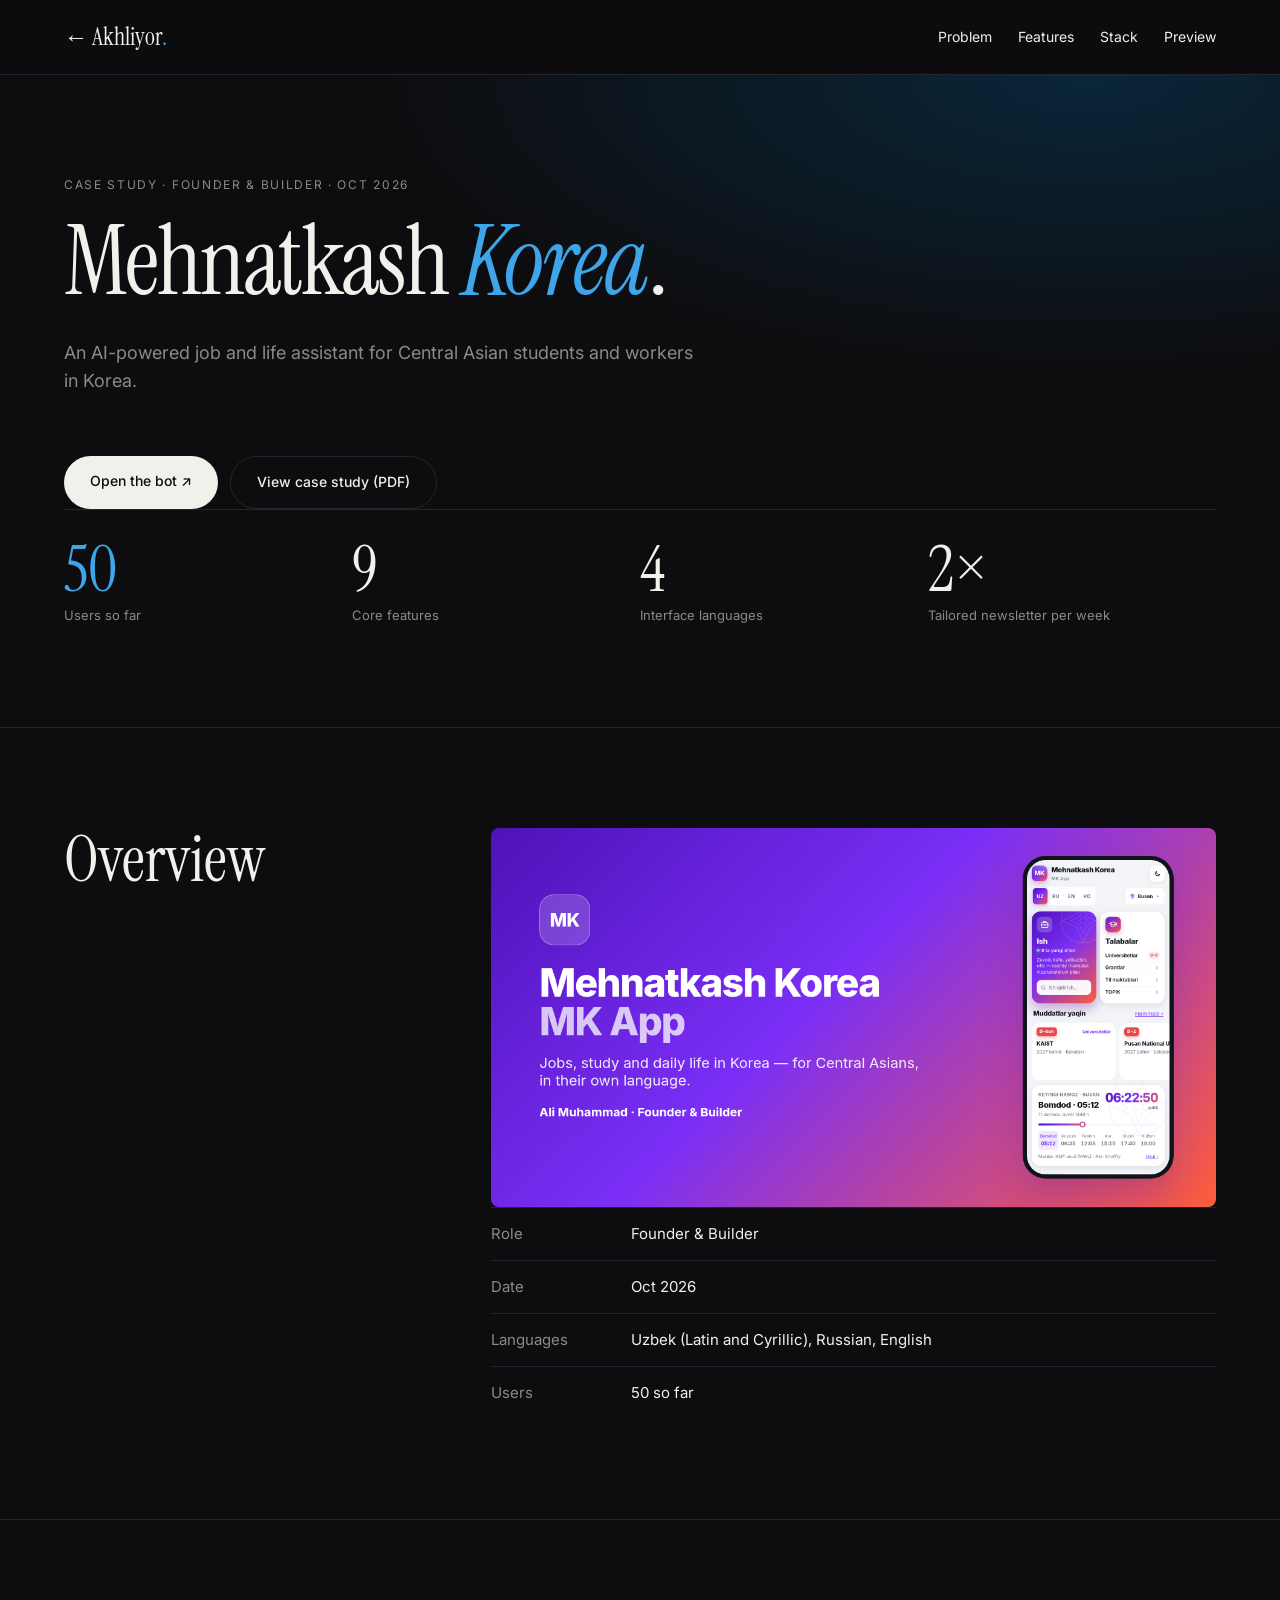
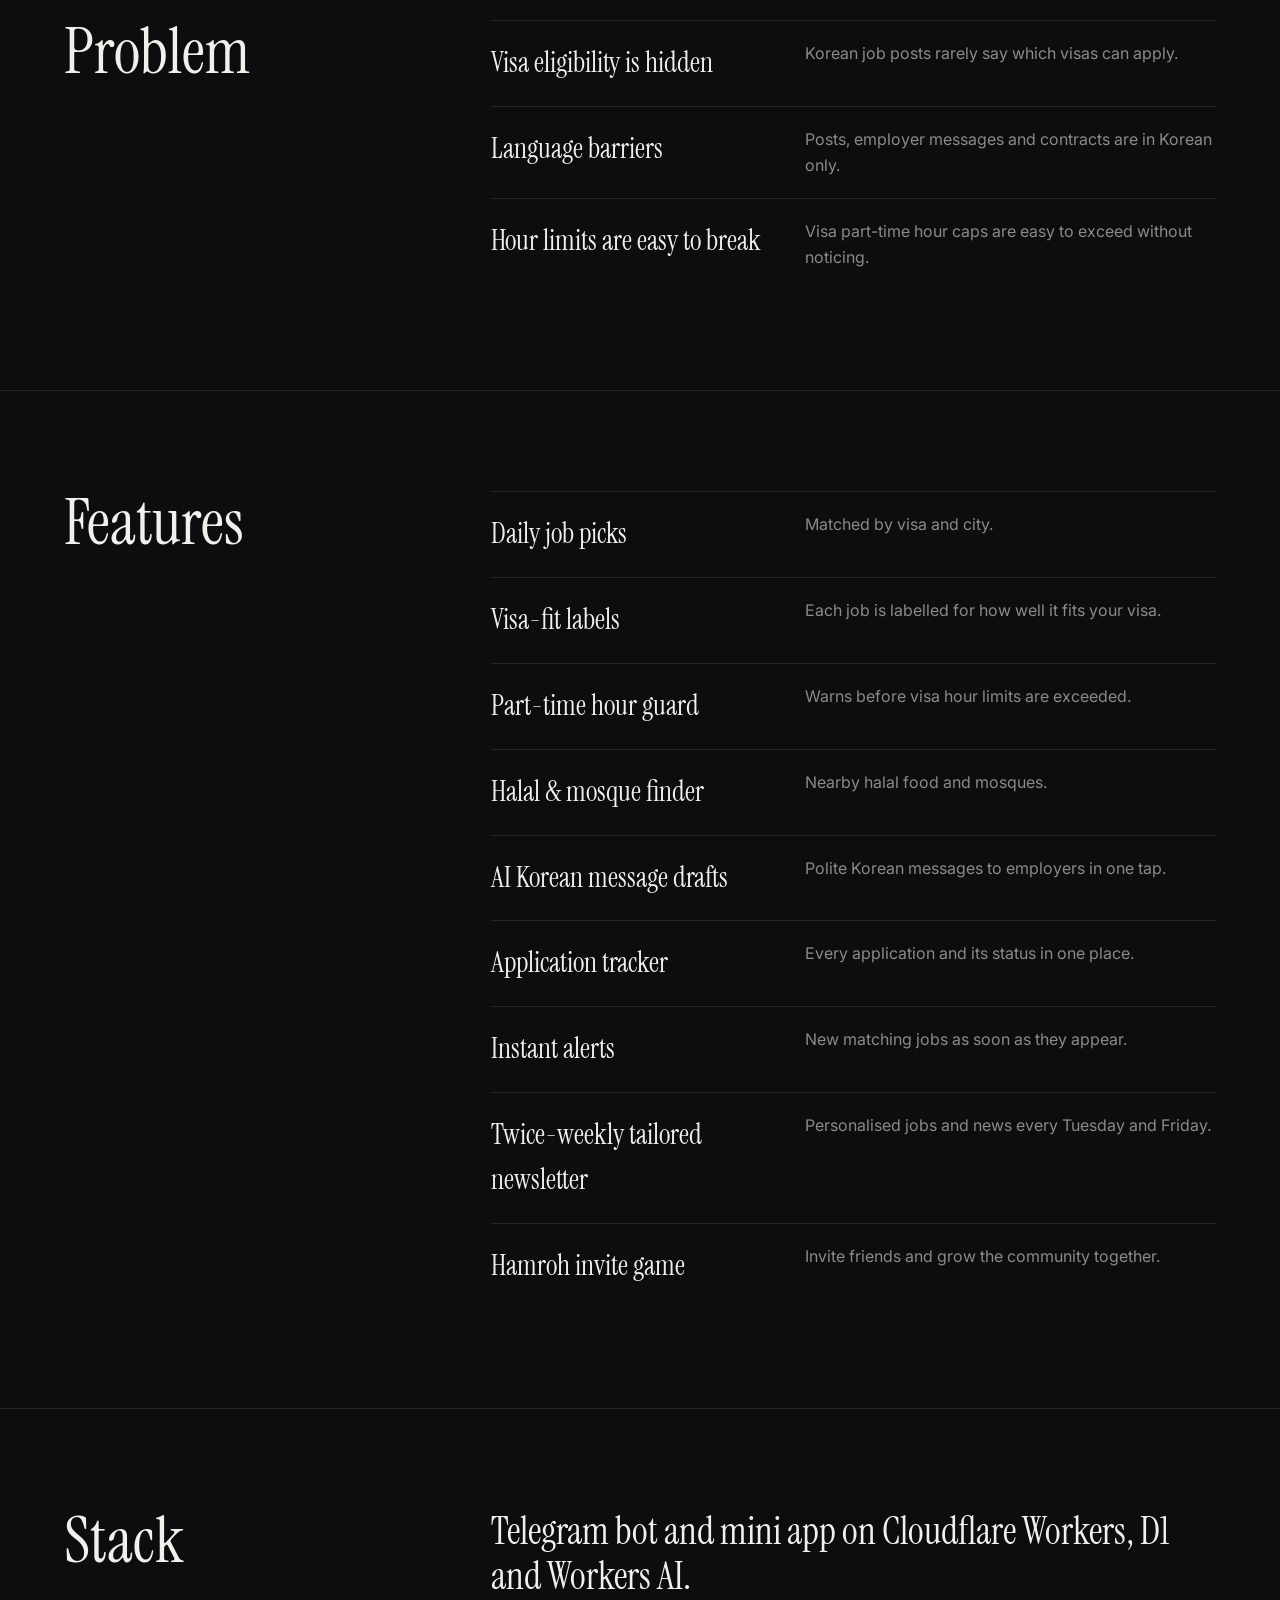
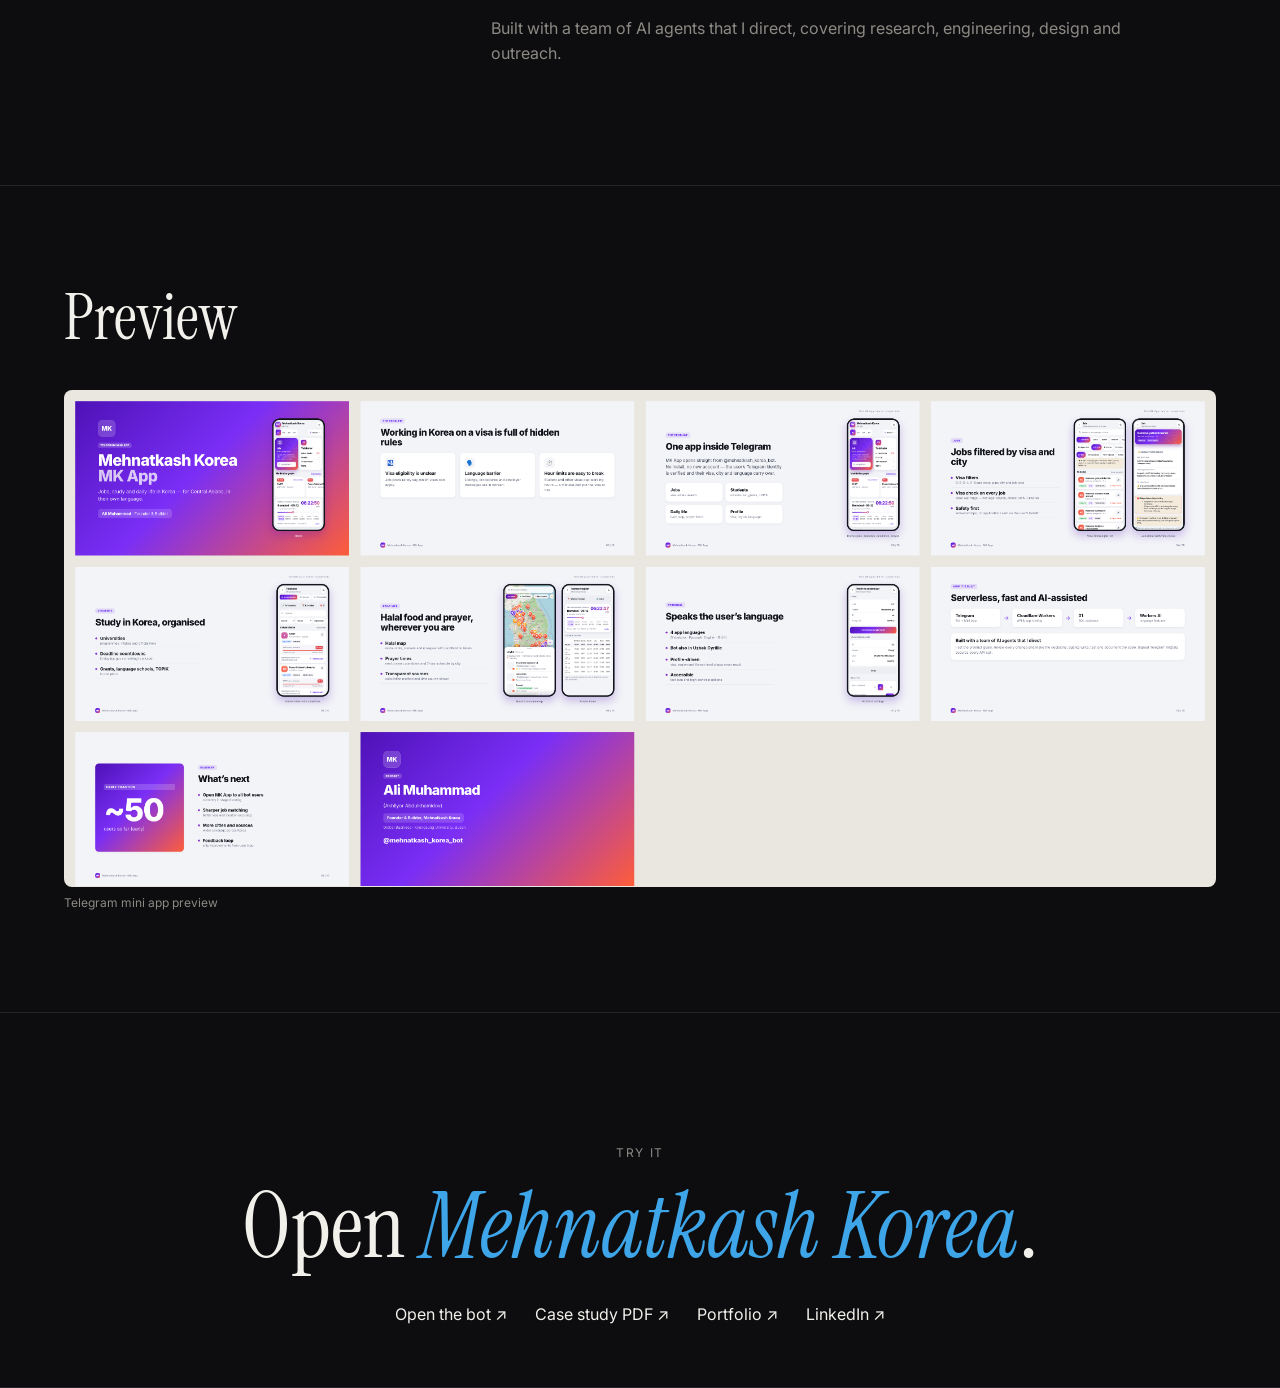
<file: mehnatkash/index.html>
<!doctype html><html lang="en"><head><meta charset="utf-8"><meta name="viewport" content="width=device-width,initial-scale=1">
<title>Mehnatkash Korea — AI job &amp; life assistant · Akhliyor Abdulkhamidov</title>
<meta name="description" content="Mehnatkash Korea: an AI-powered job and life assistant for Central Asian students and workers in Korea. Founder &amp; Builder: Akhliyor Abdulkhamidov.">
<link rel="canonical" href="https://abdulhamidovahliyor0222-svg.github.io/mehnatkash/">
<meta property="og:type" content="article"><meta property="og:url" content="https://abdulhamidovahliyor0222-svg.github.io/mehnatkash/">
<meta property="og:title" content="Mehnatkash Korea — AI job &amp; life assistant">
<meta property="og:description" content="Daily visa-matched job picks, hour guard, halal finder and AI Korean message drafts for Central Asian students and workers in Korea.">
<meta property="og:image" content="https://abdulhamidovahliyor0222-svg.github.io/mehnatkash/cover.png"><meta property="og:image:width" content="1200"><meta property="og:image:height" content="627">
<meta property="og:image:alt" content="Mehnatkash Korea — AI job and life assistant cover">
<meta name="twitter:card" content="summary_large_image"><meta name="twitter:title" content="Mehnatkash Korea — AI job &amp; life assistant"><meta name="twitter:image" content="https://abdulhamidovahliyor0222-svg.github.io/mehnatkash/cover.png">
<link rel="icon" href="data:image/svg+xml,%3Csvg xmlns='http://www.w3.org/2000/svg' viewBox='0 0 64 64'%3E%3Crect width='64' height='64' rx='14' fill='%230d0d0f'/%3E%3Ctext x='50%25' y='54%25' dominant-baseline='middle' text-anchor='middle' font-family='Georgia,serif' font-size='44' fill='%23f2f0eb'%3EM%3C/text%3E%3Ccircle cx='50' cy='48' r='4' fill='%23ff5b2e'/%3E%3C/svg%3E">
<link href="https://fonts.googleapis.com/css2?family=Inter:wght@400;500;600&family=Instrument+Serif:ital@0;1&display=swap" rel="stylesheet"><link rel="stylesheet" href="style.css"></head><body>
<header class="nav"><a href="https://abdulhamidovahliyor0222-svg.github.io/" class="logo">← Akhliyor<span>.</span></a><nav><a href="#problem">Problem</a><a href="#features">Features</a><a href="#stack">Stack</a><a href="#gallery">Preview</a></nav></header>
<main>
<section class="hero"><p class="eyebrow">Case study · Founder &amp; Builder · Oct 2026</p>
<h1>Mehnatkash <em>Korea</em>.</h1>
<p class="lede">An AI-powered job and life assistant for Central Asian students and workers in Korea.</p>
<div class="cta"><a class="btn" href="https://t.me/mehnatkash_korea_bot" target="_blank" rel="noopener">Open the bot ↗</a><a class="btn ghost" href="Mehnatkash_Korea_Portfolio.pdf" target="_blank" rel="noopener">View case study (PDF)</a></div>
<div class="kpis"><div><b>50</b><span>Users so far</span></div><div><b>9</b><span>Core features</span></div><div><b>4</b><span>Interface languages</span></div><div><b>2×</b><span>Tailored newsletter per week</span></div></div></section>
<section class="split"><h2>Overview</h2><div><img class="shot" src="cover.png" alt="Mehnatkash Korea cover: AI job and life assistant for Central Asians in Korea" width="1200" height="627">
<dl class="facts"><div><dt>Role</dt><dd>Founder &amp; Builder</dd></div><div><dt>Date</dt><dd>Oct 2026</dd></div><div><dt>Languages</dt><dd>Uzbek (Latin and Cyrillic), Russian, English</dd></div><div><dt>Users</dt><dd>50 so far</dd></div></dl></div></section>
<section id="problem" class="split"><h2>Problem</h2><div><ul class="services">
<li><b>Visa eligibility is hidden</b><span>Korean job posts rarely say which visas can apply.</span></li>
<li><b>Language barriers</b><span>Posts, employer messages and contracts are in Korean only.</span></li>
<li><b>Hour limits are easy to break</b><span>Visa part-time hour caps are easy to exceed without noticing.</span></li></ul></div></section>
<section id="features" class="split"><h2>Features</h2><div><ul class="services">
<li><b>Daily job picks</b><span>Matched by visa and city.</span></li>
<li><b>Visa-fit labels</b><span>Each job is labelled for how well it fits your visa.</span></li>
<li><b>Part-time hour guard</b><span>Warns before visa hour limits are exceeded.</span></li>
<li><b>Halal &amp; mosque finder</b><span>Nearby halal food and mosques.</span></li>
<li><b>AI Korean message drafts</b><span>Polite Korean messages to employers in one tap.</span></li>
<li><b>Application tracker</b><span>Every application and its status in one place.</span></li>
<li><b>Instant alerts</b><span>New matching jobs as soon as they appear.</span></li>
<li><b>Twice-weekly tailored newsletter</b><span>Personalised jobs and news every Tuesday and Friday.</span></li>
<li><b>Hamroh invite game</b><span>Invite friends and grow the community together.</span></li></ul></div></section>
<section id="stack" class="split"><h2>Stack</h2><div><p class="big">Telegram bot and mini app on Cloudflare Workers, D1 and Workers AI.</p><p>Built with a team of AI agents that I direct, covering research, engineering, design and outreach.</p></div></section>
<section id="gallery"><div class="sechead"><h2>Preview</h2></div><div class="gallery"><figure style="grid-column:1/-1"><img src="preview.png" alt="Mehnatkash Korea Telegram mini app screens: job picks, visa-fit labels and hour guard" style="aspect-ratio:auto;object-fit:contain"><figcaption>Telegram mini app preview</figcaption></figure></div></section>
<section class="contact"><p class="eyebrow">Try it</p><h2>Open <em>Mehnatkash Korea</em>.</h2>
<div class="links"><a href="https://t.me/mehnatkash_korea_bot" target="_blank" rel="noopener">Open the bot ↗</a><a href="Mehnatkash_Korea_Portfolio.pdf" target="_blank" rel="noopener">Case study PDF ↗</a><a href="https://abdulhamidovahliyor0222-svg.github.io/">Portfolio ↗</a><a href="https://www.linkedin.com/in/akhliyor-abdulkhamidov-81075943a" target="_blank" rel="noopener">LinkedIn ↗</a></div></section>
</main></body></html>
</file>
<file: style.css>
:root{--bg:#0d0d0f;--fg:#f2f0eb;--mut:#8d8a84;--line:#26262a;--card:#17171a;--acc:#ff5b2e}
[data-theme=light]{--bg:#f6f4ef;--fg:#141414;--mut:#6c6a66;--line:#dedad2;--card:#ebe8e1}
*{box-sizing:border-box;margin:0;padding:0}html{scroll-behavior:smooth}
body{background:var(--bg);color:var(--fg);font:16px/1.6 Inter,system-ui,sans-serif;transition:background .3s}
a{color:inherit;text-decoration:none}em,h1,h2,.big,.logo{font-family:"Instrument Serif",Georgia,serif;font-weight:400}
em{font-style:italic;color:var(--acc)}
.nav{position:sticky;top:0;z-index:10;display:flex;justify-content:space-between;align-items:center;padding:18px 5vw;background:color-mix(in srgb,var(--bg) 85%,transparent);backdrop-filter:blur(10px);border-bottom:1px solid var(--line)}
.logo{font-size:28px}.logo span{color:var(--acc)}nav{display:flex;gap:26px;align-items:center;font-size:14px}nav a:hover{color:var(--acc)}
nav button{background:none;border:1px solid var(--line);color:var(--fg);border-radius:50%;width:32px;height:32px;cursor:pointer}
section{padding:110px 5vw;border-bottom:1px solid var(--line)}
.eyebrow{text-transform:uppercase;letter-spacing:.14em;font-size:12px;color:var(--mut);margin-bottom:24px}
h1{font-size:clamp(44px,7.2vw,112px);line-height:.98;letter-spacing:-.02em}
h2{font-size:clamp(36px,5vw,64px);line-height:1}
.lede{max-width:560px;color:var(--mut);margin:32px 0;font-size:18px}
.cta{display:flex;gap:12px}.btn{padding:14px 26px;border-radius:99px;background:var(--fg);color:var(--bg);font-weight:500;font-size:14px}.btn.ghost{background:none;color:var(--fg);border:1px solid var(--line)}
.reel{margin-top:70px;border-radius:14px;overflow:hidden;aspect-ratio:16/9;background:var(--card)}.reel video{width:100%;height:100%;object-fit:cover;display:block}
.sechead{display:flex;justify-content:space-between;align-items:end;flex-wrap:wrap;gap:24px;margin-bottom:44px}
.filters{display:flex;flex-wrap:wrap;gap:8px}.filters button{background:none;border:1px solid var(--line);color:var(--mut);padding:8px 16px;border-radius:99px;font:inherit;font-size:13px;cursor:pointer}
.filters button.on,.filters button:hover{background:var(--fg);color:var(--bg);border-color:var(--fg)}
.grid{display:grid;grid-template-columns:repeat(3,1fr);gap:22px}
.tile{cursor:pointer}.tile .m{aspect-ratio:4/3;border-radius:10px;overflow:hidden;background:var(--card)}
.tile video,.tile img{width:100%;height:100%;object-fit:cover;display:block;transition:transform .6s}.tile:hover video,.tile:hover img{transform:scale(1.04)}
.tile h3{font-weight:500;font-size:15px;margin-top:12px}.tile p{font-size:13px;color:var(--mut);display:flex;justify-content:space-between}
.split{display:grid;grid-template-columns:1fr 2fr;gap:5vw}.split p{color:var(--mut);margin-bottom:18px;max-width:640px}
.big{font-size:clamp(26px,3vw,40px);line-height:1.15;color:var(--fg)!important}.tools{font-size:13px;letter-spacing:.06em}
.services,.timeline{list-style:none}.services li,.timeline li{display:grid;grid-template-columns:1fr 1.4fr;gap:20px;padding:22px 0;border-top:1px solid var(--line)}
.services b{font-family:"Instrument Serif",serif;font-weight:400;font-size:28px}.services span{color:var(--mut)}
.timeline li{grid-template-columns:140px 1fr 1fr}.timeline span,.timeline i{color:var(--mut);font-style:normal;font-size:14px}
.contact{text-align:center;padding:140px 5vw 60px}.contact h2{font-size:clamp(44px,7vw,100px)}
.mail{display:inline-block;margin:40px 0 20px;font-size:clamp(20px,2.4vw,30px);border-bottom:1px solid var(--acc)}
.links{display:flex;gap:28px;justify-content:center}.links a:hover{color:var(--acc)}.foot{margin-top:90px;font-size:12px;color:var(--mut)}
.lb{position:fixed;inset:0;background:rgba(0,0,0,.92);z-index:50;display:flex;align-items:center;justify-content:center;padding:4vw}
.lb[hidden]{display:none}.lbin{display:grid;grid-template-columns:2fr 1fr;gap:32px;max-width:1300px;width:100%;color:#f2f0eb}
#lbmedia{max-height:84vh;overflow:auto;display:grid;gap:10px}#lbmedia video,#lbmedia img{width:100%;max-height:84vh;object-fit:contain;border-radius:8px}
#lbmedia.multi{grid-template-columns:repeat(auto-fill,minmax(160px,1fr))}
.lbtxt h3{font-family:"Instrument Serif",serif;font-weight:400;font-size:36px;line-height:1.05;margin-bottom:20px}.lbtxt dl{font-size:14px}.lbtxt dt{color:#8d8a84;margin-top:12px;font-size:12px;text-transform:uppercase;letter-spacing:.1em}
.lbtxt a{color:#ff5b2e}.x{position:absolute;top:18px;right:26px;background:none;border:0;color:#fff;font-size:40px;cursor:pointer}
@media(max-width:900px){.grid{grid-template-columns:repeat(2,1fr)}.split{grid-template-columns:1fr}.lbin{grid-template-columns:1fr}}
@media(max-width:600px){nav a{display:none}section{padding:72px 6vw}.grid{grid-template-columns:1fr}.services li{grid-template-columns:1fr;gap:4px}.timeline li{grid-template-columns:1fr;gap:2px}}
.case{display:grid;grid-template-columns:1.2fr 1fr;gap:40px;align-items:center;background:var(--card);border:1px solid var(--line);border-radius:14px;padding:22px;margin-bottom:40px;transition:border-color .3s}
.case:hover{border-color:#0068A8}.case img{width:100%;border-radius:10px;display:block}.case h3{font-family:"Instrument Serif",serif;font-weight:400;font-size:clamp(28px,3vw,42px);line-height:1.05;margin-bottom:14px}
.case p{color:var(--mut);font-size:15px}.case .more{display:inline-block;margin-top:18px;color:#3da5e8;font-size:14px}
@media(max-width:900px){.case{grid-template-columns:1fr;gap:20px}}
</file>
<file: fansnerazzurri/style.css>
:root{--bg:#0d0d0f;--fg:#f2f0eb;--mut:#8d8a84;--line:#26262a;--card:#141417;--acc:#0068A8;--acc2:#3da5e8}
*{box-sizing:border-box;margin:0;padding:0}html{scroll-behavior:smooth}
body{background:var(--bg);color:var(--fg);font:16px/1.6 Inter,system-ui,sans-serif}a{color:inherit;text-decoration:none}
h1,h2,h3,.big,.logo,em{font-family:"Instrument Serif",Georgia,serif;font-weight:400}em{color:var(--acc2)}
.nav{position:sticky;top:0;z-index:10;display:flex;justify-content:space-between;align-items:center;padding:18px 5vw;background:color-mix(in srgb,var(--bg) 85%,transparent);backdrop-filter:blur(10px);border-bottom:1px solid var(--line)}
.logo{font-size:24px}.logo span{color:var(--acc2)}nav{display:flex;gap:26px;font-size:14px}nav a:hover{color:var(--acc2)}
section{padding:100px 5vw;border-bottom:1px solid var(--line)}
.eyebrow{text-transform:uppercase;letter-spacing:.14em;font-size:12px;color:var(--mut);margin-bottom:20px}
h1{font-size:clamp(46px,7.5vw,116px);line-height:.98;letter-spacing:-.02em;max-width:1100px}h2{font-size:clamp(36px,5vw,64px);line-height:1}h3{font-size:34px;line-height:1.1;margin-bottom:20px}
h4{font-size:12px;text-transform:uppercase;letter-spacing:.12em;color:var(--mut);font-weight:500;margin-bottom:18px}
.lede{max-width:640px;color:var(--mut);margin:30px 0 60px;font-size:18px}.lede b{color:var(--fg);font-weight:500}
.hero{background:radial-gradient(1200px 500px at 85% 0%,rgba(0,104,168,.28),transparent 60%)}
.kpis{display:grid;grid-template-columns:repeat(4,1fr);border-top:1px solid var(--line)}.kpis div{padding:28px 20px 0 0}
.kpis b{display:block;font-family:"Instrument Serif",serif;font-weight:400;font-size:clamp(44px,5vw,76px);line-height:1;color:var(--fg)}.kpis div:first-child b{color:var(--acc2)}
.kpis span{font-size:13px;color:var(--mut)}
.split{display:grid;grid-template-columns:1fr 2fr;gap:5vw}.split p{color:var(--mut);margin-bottom:18px;max-width:680px}.big{font-size:clamp(26px,3vw,40px);line-height:1.15;color:var(--fg)!important}
.facts div{display:grid;grid-template-columns:140px 1fr;padding:14px 0;border-top:1px solid var(--line);font-size:15px}.facts dt{color:var(--mut)}
mark.todo{display:inline-block;background:#ffd23f;color:#111;padding:2px 8px;border-radius:4px;font-size:13px;font-weight:600;margin-left:6px}
.two{display:grid;grid-template-columns:1fr 1fr;gap:40px;margin:30px 0}
.note{font-size:13px;color:var(--mut)!important;margin-top:14px}.mut{color:var(--mut)}
.steps{list-style:none;counter-reset:s}.steps li{counter-increment:s;display:grid;grid-template-columns:50px 1fr 1.4fr;gap:20px;padding:20px 0;border-top:1px solid var(--line)}
.steps li:before{content:"0" counter(s);color:var(--acc2);font-size:13px}.steps span{color:var(--mut)}
.pills{list-style:none;display:flex;flex-wrap:wrap;gap:10px}.pills li{border:1px solid var(--line);padding:9px 18px;border-radius:99px;font-size:14px}
.sechead{display:flex;justify-content:space-between;align-items:end;flex-wrap:wrap;gap:16px;margin-bottom:40px}
.cards{display:grid;grid-template-columns:repeat(2,1fr);gap:20px}.card{background:var(--card);border:1px solid var(--line);border-radius:14px;padding:28px}.card.wide{grid-column:span 2}
svg text{font-family:Inter;fill:var(--mut);font-size:15px}svg .v{fill:var(--fg);font-weight:600}
.bar{transform-origin:left;transform:scaleX(0);transition:transform 1.2s cubic-bezier(.2,.8,.2,1)}.in .bar{transform:scaleX(1)}
.vbar{transform-box:fill-box;transform-origin:bottom;transform:scaleY(0);transition:transform 1.2s cubic-bezier(.2,.8,.2,1)}.in .vbar{transform:scaleY(1)}
.feature{display:grid;grid-template-columns:minmax(220px,380px) 1fr;gap:50px;align-items:center;padding:40px 0;border-top:1px solid var(--line)}.feature img{width:100%;border-radius:12px;display:block}
.stats{list-style:none;display:grid;grid-template-columns:repeat(4,1fr);gap:16px}.stats b{display:block;font-family:"Instrument Serif",serif;font-weight:400;font-size:40px;line-height:1.1}.stats li{font-size:13px;color:var(--mut)}
.gallery{display:grid;grid-template-columns:repeat(6,1fr);gap:12px;margin-top:40px}.gallery figure{position:relative}.gallery img{width:100%;aspect-ratio:3/4;object-fit:cover;border-radius:8px;display:block}
.gallery figcaption{font-size:12px;color:var(--mut);margin-top:6px}
.timeline,.services,.team{list-style:none}.timeline li{display:grid;grid-template-columns:140px 1fr 1.3fr;gap:20px;padding:20px 0;border-top:1px solid var(--line)}.timeline span,.timeline i{color:var(--mut);font-style:normal;font-size:14px}
.services li{display:grid;grid-template-columns:1fr 1.4fr;gap:20px;padding:20px 0;border-top:1px solid var(--line)}.services b{font-family:"Instrument Serif",serif;font-weight:400;font-size:28px}.services span{color:var(--mut)}
.team{display:grid;grid-template-columns:repeat(3,1fr);gap:12px}.team li{border:1px solid var(--line);border-radius:10px;padding:16px}.team li.me{border-color:var(--acc);background:rgba(0,104,168,.15)}
.contact{text-align:center;padding:130px 5vw 60px}.contact h2{font-size:clamp(44px,7vw,96px)}.links{display:flex;gap:28px;justify-content:center;margin-top:30px}.links a:hover{color:var(--acc2)}.foot{margin-top:80px;font-size:12px;color:var(--mut)}
@media(max-width:900px){.split{grid-template-columns:1fr}.cards{grid-template-columns:1fr}.card.wide{grid-column:auto}.kpis{grid-template-columns:1fr 1fr;gap:10px}.feature{grid-template-columns:1fr}.gallery{grid-template-columns:repeat(3,1fr)}}
@media(max-width:600px){nav{display:none}section{padding:70px 6vw}.two,.team{grid-template-columns:1fr}.steps li,.timeline li,.services li{grid-template-columns:1fr;gap:4px}.stats{grid-template-columns:1fr 1fr}.facts div{grid-template-columns:1fr}}
.team li small{display:block;font-size:12px;color:var(--acc2);text-transform:uppercase;letter-spacing:.1em;margin-top:4px}
</file>
<file: mehnatkash/style.css>
:root{--bg:#0d0d0f;--fg:#f2f0eb;--mut:#8d8a84;--line:#26262a;--card:#141417;--acc:#0068A8;--acc2:#3da5e8}
*{box-sizing:border-box;margin:0;padding:0}html{scroll-behavior:smooth}
body{background:var(--bg);color:var(--fg);font:16px/1.6 Inter,system-ui,sans-serif}a{color:inherit;text-decoration:none}
h1,h2,h3,.big,.logo,em{font-family:"Instrument Serif",Georgia,serif;font-weight:400}em{color:var(--acc2)}
.nav{position:sticky;top:0;z-index:10;display:flex;justify-content:space-between;align-items:center;padding:18px 5vw;background:color-mix(in srgb,var(--bg) 85%,transparent);backdrop-filter:blur(10px);border-bottom:1px solid var(--line)}
.logo{font-size:24px}.logo span{color:var(--acc2)}nav{display:flex;gap:26px;font-size:14px}nav a:hover{color:var(--acc2)}
section{padding:100px 5vw;border-bottom:1px solid var(--line)}
.eyebrow{text-transform:uppercase;letter-spacing:.14em;font-size:12px;color:var(--mut);margin-bottom:20px}
h1{font-size:clamp(46px,7.5vw,116px);line-height:.98;letter-spacing:-.02em;max-width:1100px}h2{font-size:clamp(36px,5vw,64px);line-height:1}h3{font-size:34px;line-height:1.1;margin-bottom:20px}
h4{font-size:12px;text-transform:uppercase;letter-spacing:.12em;color:var(--mut);font-weight:500;margin-bottom:18px}
.lede{max-width:640px;color:var(--mut);margin:30px 0 60px;font-size:18px}.lede b{color:var(--fg);font-weight:500}
.hero{background:radial-gradient(1200px 500px at 85% 0%,rgba(0,104,168,.28),transparent 60%)}
.kpis{display:grid;grid-template-columns:repeat(4,1fr);border-top:1px solid var(--line)}.kpis div{padding:28px 20px 0 0}
.kpis b{display:block;font-family:"Instrument Serif",serif;font-weight:400;font-size:clamp(44px,5vw,76px);line-height:1;color:var(--fg)}.kpis div:first-child b{color:var(--acc2)}
.kpis span{font-size:13px;color:var(--mut)}
.split{display:grid;grid-template-columns:1fr 2fr;gap:5vw}.split p{color:var(--mut);margin-bottom:18px;max-width:680px}.big{font-size:clamp(26px,3vw,40px);line-height:1.15;color:var(--fg)!important}
.facts div{display:grid;grid-template-columns:140px 1fr;padding:14px 0;border-top:1px solid var(--line);font-size:15px}.facts dt{color:var(--mut)}
mark.todo{display:inline-block;background:#ffd23f;color:#111;padding:2px 8px;border-radius:4px;font-size:13px;font-weight:600;margin-left:6px}
.two{display:grid;grid-template-columns:1fr 1fr;gap:40px;margin:30px 0}
.note{font-size:13px;color:var(--mut)!important;margin-top:14px}.mut{color:var(--mut)}
.steps{list-style:none;counter-reset:s}.steps li{counter-increment:s;display:grid;grid-template-columns:50px 1fr 1.4fr;gap:20px;padding:20px 0;border-top:1px solid var(--line)}
.steps li:before{content:"0" counter(s);color:var(--acc2);font-size:13px}.steps span{color:var(--mut)}
.pills{list-style:none;display:flex;flex-wrap:wrap;gap:10px}.pills li{border:1px solid var(--line);padding:9px 18px;border-radius:99px;font-size:14px}
.sechead{display:flex;justify-content:space-between;align-items:end;flex-wrap:wrap;gap:16px;margin-bottom:40px}
.cards{display:grid;grid-template-columns:repeat(2,1fr);gap:20px}.card{background:var(--card);border:1px solid var(--line);border-radius:14px;padding:28px}.card.wide{grid-column:span 2}
svg text{font-family:Inter;fill:var(--mut);font-size:15px}svg .v{fill:var(--fg);font-weight:600}
.bar{transform-origin:left;transform:scaleX(0);transition:transform 1.2s cubic-bezier(.2,.8,.2,1)}.in .bar{transform:scaleX(1)}
.vbar{transform-box:fill-box;transform-origin:bottom;transform:scaleY(0);transition:transform 1.2s cubic-bezier(.2,.8,.2,1)}.in .vbar{transform:scaleY(1)}
.feature{display:grid;grid-template-columns:minmax(220px,380px) 1fr;gap:50px;align-items:center;padding:40px 0;border-top:1px solid var(--line)}.feature img{width:100%;border-radius:12px;display:block}
.stats{list-style:none;display:grid;grid-template-columns:repeat(4,1fr);gap:16px}.stats b{display:block;font-family:"Instrument Serif",serif;font-weight:400;font-size:40px;line-height:1.1}.stats li{font-size:13px;color:var(--mut)}
.gallery{display:grid;grid-template-columns:repeat(6,1fr);gap:12px;margin-top:40px}.gallery figure{position:relative}.gallery img{width:100%;aspect-ratio:3/4;object-fit:cover;border-radius:8px;display:block}
.gallery figcaption{font-size:12px;color:var(--mut);margin-top:6px}
.timeline,.services,.team{list-style:none}.timeline li{display:grid;grid-template-columns:140px 1fr 1.3fr;gap:20px;padding:20px 0;border-top:1px solid var(--line)}.timeline span,.timeline i{color:var(--mut);font-style:normal;font-size:14px}
.services li{display:grid;grid-template-columns:1fr 1.4fr;gap:20px;padding:20px 0;border-top:1px solid var(--line)}.services b{font-family:"Instrument Serif",serif;font-weight:400;font-size:28px}.services span{color:var(--mut)}
.team{display:grid;grid-template-columns:repeat(3,1fr);gap:12px}.team li{border:1px solid var(--line);border-radius:10px;padding:16px}.team li.me{border-color:var(--acc);background:rgba(0,104,168,.15)}
.contact{text-align:center;padding:130px 5vw 60px}.contact h2{font-size:clamp(44px,7vw,96px)}.links{display:flex;gap:28px;justify-content:center;margin-top:30px}.links a:hover{color:var(--acc2)}.foot{margin-top:80px;font-size:12px;color:var(--mut)}
@media(max-width:900px){.split{grid-template-columns:1fr}.cards{grid-template-columns:1fr}.card.wide{grid-column:auto}.kpis{grid-template-columns:1fr 1fr;gap:10px}.feature{grid-template-columns:1fr}.gallery{grid-template-columns:repeat(3,1fr)}}
@media(max-width:600px){nav{display:none}section{padding:70px 6vw}.two,.team{grid-template-columns:1fr}.steps li,.timeline li,.services li{grid-template-columns:1fr;gap:4px}.stats{grid-template-columns:1fr 1fr}.facts div{grid-template-columns:1fr}}
.team li small{display:block;font-size:12px;color:var(--acc2);text-transform:uppercase;letter-spacing:.1em;margin-top:4px}
.cta{display:flex;gap:12px;flex-wrap:wrap;margin-top:28px}.btn{padding:14px 26px;border-radius:99px;background:var(--fg);color:var(--bg);font-weight:500;font-size:14px;text-decoration:none}.btn.ghost{background:none;color:var(--fg);border:1px solid var(--line)}.shot{width:100%;height:auto;border-radius:8px;display:block}
</file>
